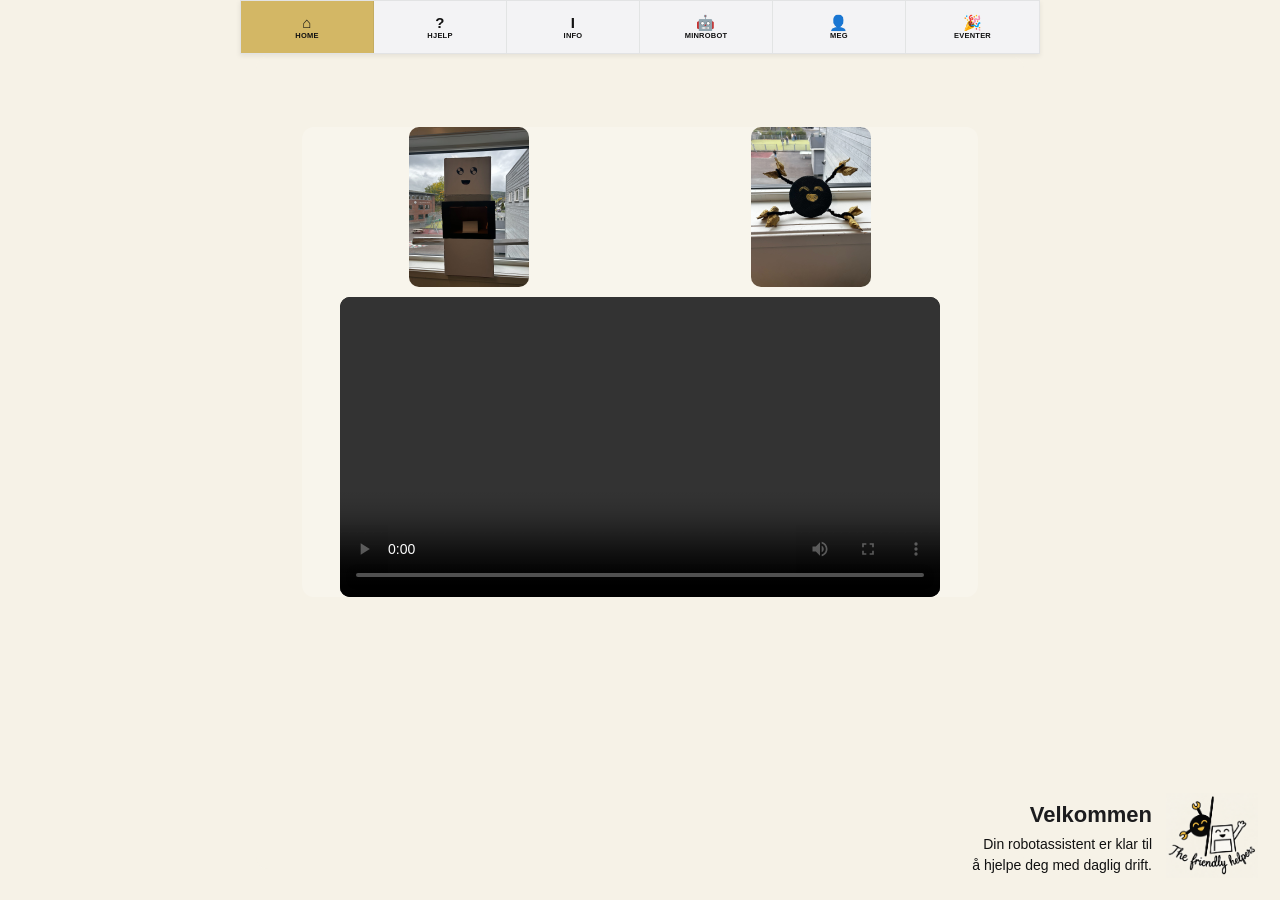
<file: index.html>
<!doctype html>
<html lang="no">
  <head>
    <meta charset="UTF-8" />
    <meta name="viewport" content="width=device-width, initial-scale=1.0" />
    <title>The Friendly Helpers</title>
    <meta
      name="description"
      content="En prototype for robot- og droneassistanse."
    />
    <meta name="theme-color" content="#f6f2e7" />
    <meta name="mobile-web-app-capable" content="yes" />
    <meta name="apple-mobile-web-app-capable" content="yes" />
    <meta name="apple-mobile-web-app-status-bar-style" content="default" />
    <meta name="apple-mobile-web-app-title" content="Friendly Helpers" />
    <link rel="manifest" href="manifest.webmanifest" />
    <link rel="icon" href="bilder/logo.png" type="image/png" />
    <link rel="apple-touch-icon" href="bilder/apple-touch-icon.png" />
    <link rel="stylesheet" href="style.css" />
  </head>
  <body>
    <div class="stage">
      <h1>The Friendly Helpers</h1>

      <div class="app-screen">
        <div id="app-content"><!-- rendres av JS --></div>
      </div>
    </div>

    <img class="fixed-logo" src="bilder/logo.png" alt="Logo" />

    <script src="app.js"></script>
  </body>
</html>
</file>
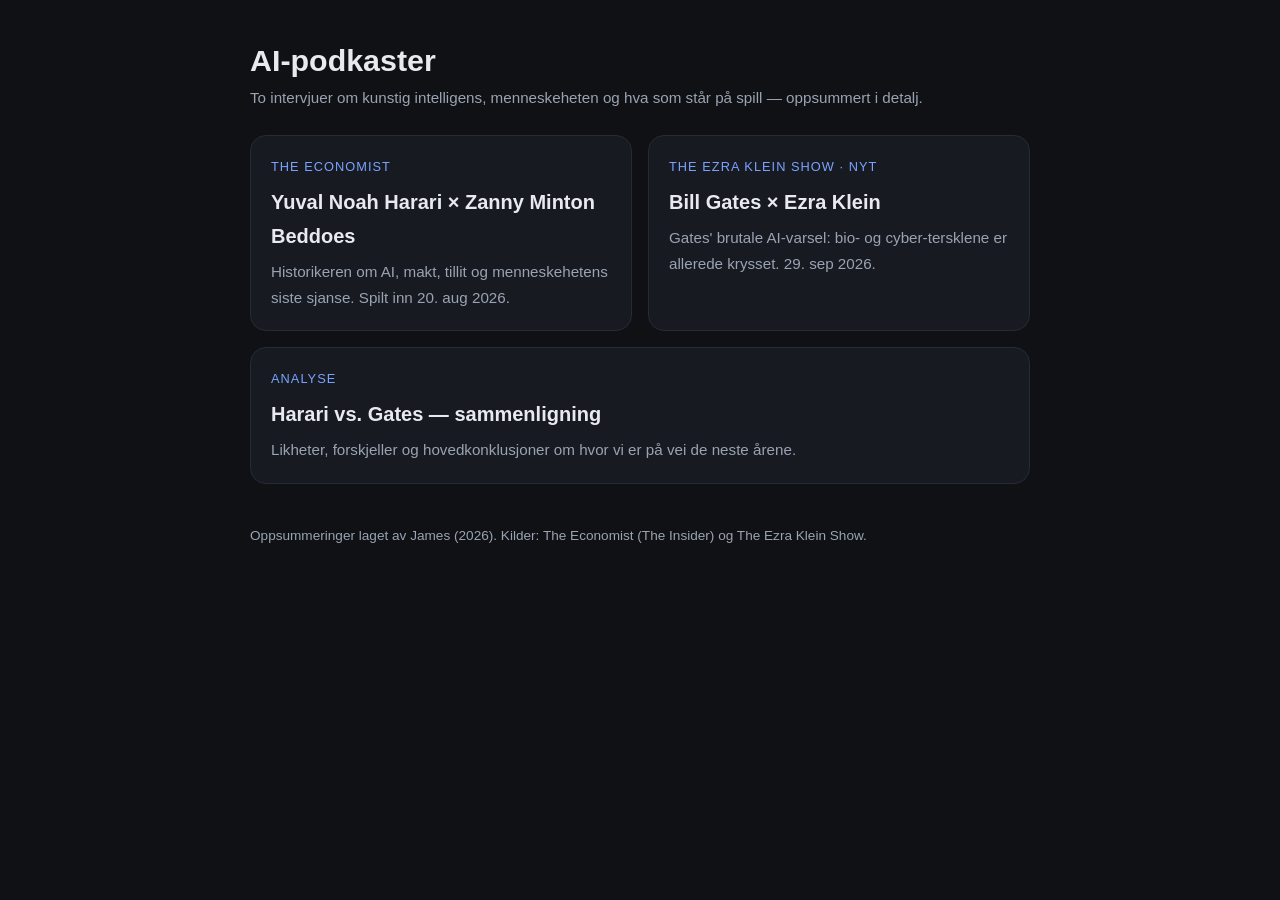
<file: ai_podcasts/index.html>
<!doctype html>
<html lang="no">
<head>
<meta charset="utf-8">
<meta name="viewport" content="width=device-width, initial-scale=1">
<title>AI-podkaster — Harari &amp; Gates</title>
<link rel="stylesheet" href="style.css">
</head>
<body>
<div class="wrap">
  <h1>AI-podkaster</h1>
  <p class="sub">To intervjuer om kunstig intelligens, menneskeheten og hva som står på spill — oppsummert i detalj.</p>

  <div class="cards">
    <a class="card" href="harari.html">
      <div class="kicker">The Economist</div>
      <h3>Yuval Noah Harari × Zanny Minton Beddoes</h3>
      <p>Historikeren om AI, makt, tillit og menneskehetens siste sjanse. Spilt inn 20. aug 2026.</p>
    </a>
    <a class="card" href="gates.html">
      <div class="kicker">The Ezra Klein Show · NYT</div>
      <h3>Bill Gates × Ezra Klein</h3>
      <p>Gates' brutale AI-varsel: bio- og cyber-tersklene er allerede krysset. 29. sep 2026.</p>
    </a>
    <a class="card" href="sammenligning.html" style="grid-column:1/-1">
      <div class="kicker">Analyse</div>
      <h3>Harari vs. Gates — sammenligning</h3>
      <p>Likheter, forskjeller og hovedkonklusjoner om hvor vi er på vei de neste årene.</p>
    </a>
  </div>

  <p class="footer">Oppsummeringer laget av James (2026). Kilder: The Economist (The Insider) og The Ezra Klein Show.</p>
</div>
</body>
</html>
</file>
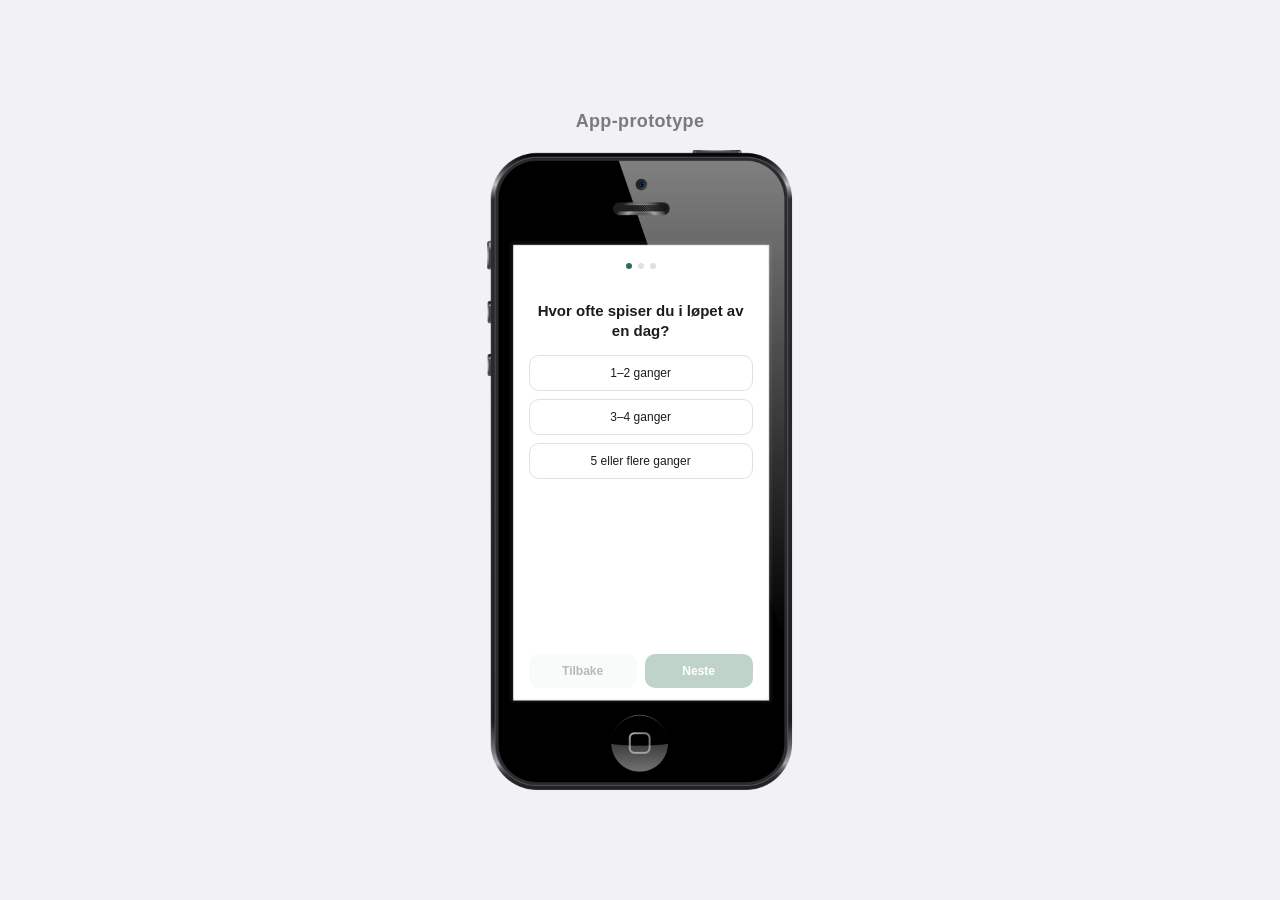
<file: app_prototype.html>
<!DOCTYPE html>
<html lang="no">
<head>
<meta charset="UTF-8">
<meta name="viewport" content="width=device-width, initial-scale=1">
<title>App-prototype: Matvaner</title>
<style>
  :root {
    --bg: #f2f2f4;
    --accent: #2f6f4f;
    --accent-dark: #234f38;
    --text: #1c1c1e;
    --muted: #7a7a7f;
    --card: #ffffff;
    --choice-border: #e0e0e2;
  }
  * { box-sizing: border-box; }
  html, body {
    margin: 0;
    padding: 0;
    background: var(--bg);
    font-family: -apple-system, BlinkMacSystemFont, "Segoe UI", Roboto, Helvetica, Arial, sans-serif;
    color: var(--text);
    display: flex;
    align-items: center;
    justify-content: center;
    min-height: 100vh;
  }

  .stage {
    display: flex;
    flex-direction: column;
    align-items: center;
    gap: 18px;
    padding: 40px 20px;
  }

  .stage h1 {
    font-size: 18px;
    font-weight: 600;
    color: var(--muted);
    margin: 0;
    letter-spacing: 0.02em;
  }

  /* --- Telefon-ramme --- */
  .phone-wrapper {
    position: relative;
    width: 320px;         /* skaler denne for å endre størrelsen på hele telefonen */
    aspect-ratio: 960 / 1920;
  }

  .phone-frame {
    position: absolute;
    top: 0;
    left: 0;
    width: 100%;
    height: 100%;
    pointer-events: none;
    user-select: none;
    z-index: 2;            /* rammen ligger OVER app-skjermen, slik at hjørnene skjuler kantene */
  }

  /* Skjermområdet er målt fra PNG-en: ca 10.4% - 90% (x) og 15% - 85.8% (y) */
  .app-screen {
    position: absolute;
    top: 15%;
    left: 10.4%;
    width: 79.6%;
    height: 70.8%;
    background: var(--card);
    overflow: hidden;
    border-radius: 4px;
    z-index: 1;
    display: flex;
    flex-direction: column;
  }

  /* --- App-innhold --- */
  #app-content {
    flex: 1;
    display: flex;
    flex-direction: column;
    padding: 7% 6% 4%;
    overflow-y: auto;
  }

  .progress-dots {
    display: flex;
    gap: 6px;
    justify-content: center;
    margin-bottom: 14%;
  }
  .dot {
    width: 6px;
    height: 6px;
    border-radius: 50%;
    background: var(--choice-border);
    transition: background 0.2s;
  }
  .dot.active { background: var(--accent); }
  .dot.done { background: var(--accent); opacity: 0.4; }

  .question-title {
    font-size: 15px;
    font-weight: 600;
    line-height: 1.35;
    margin: 0 0 6%;
    text-align: center;
  }

  .choices {
    display: flex;
    flex-direction: column;
    gap: 8px;
    margin-bottom: 6%;
  }

  .choice-btn {
    border: 1.5px solid var(--choice-border);
    background: var(--card);
    color: var(--text);
    padding: 10px 8px;
    border-radius: 10px;
    font-size: 12px;
    font-weight: 500;
    text-align: center;
    cursor: pointer;
    transition: all 0.15s;
  }
  .choice-btn:hover { border-color: var(--accent); }
  .choice-btn.selected {
    background: var(--accent);
    border-color: var(--accent);
    color: white;
  }

  .text-input {
    border: 1.5px solid var(--choice-border);
    border-radius: 10px;
    padding: 10px;
    font-size: 12px;
    font-family: inherit;
    resize: none;
    min-height: 70px;
    margin-bottom: 6%;
  }
  .text-input:focus { outline: none; border-color: var(--accent); }

  .hint {
    font-size: 10px;
    color: var(--muted);
    text-align: center;
    margin-bottom: 6%;
  }

  .spacer { flex: 1; }

  .nav-row {
    display: flex;
    gap: 8px;
    margin-top: auto;
  }

  .nav-btn {
    flex: 1;
    padding: 10px 0;
    border-radius: 10px;
    border: none;
    font-size: 12px;
    font-weight: 600;
    cursor: pointer;
    transition: opacity 0.15s;
  }
  .nav-btn:disabled { opacity: 0.3; cursor: not-allowed; }

  .nav-back {
    background: #eceff1;
    color: var(--text);
  }
  .nav-next {
    background: var(--accent);
    color: white;
  }
  .nav-next:hover:not(:disabled) { background: var(--accent-dark); }

  /* Ferdig-skjerm */
  .done-screen {
    display: flex;
    flex-direction: column;
    align-items: center;
    justify-content: center;
    text-align: center;
    flex: 1;
    gap: 10px;
  }
  .done-icon {
    width: 44px;
    height: 44px;
    border-radius: 50%;
    background: var(--accent);
    color: white;
    display: flex;
    align-items: center;
    justify-content: center;
    font-size: 22px;
    margin-bottom: 4px;
  }
  .done-title { font-size: 15px; font-weight: 600; }
  .summary-box {
    width: 100%;
    text-align: left;
    background: var(--bg);
    border-radius: 10px;
    padding: 10px 12px;
    font-size: 10.5px;
    line-height: 1.6;
    margin-top: 10px;
  }
  .summary-box b { color: var(--accent-dark); }

  footer {
    font-size: 11px;
    color: var(--muted);
    text-align: center;
    max-width: 320px;
  }
</style>
</head>
<body>

<div class="stage">
  <h1>App-prototype </h1>

  <div class="phone-wrapper">
    <img class="phone-frame" src="iphone_transparent2.png" >
    <div class="app-screen">
      <div id="app-content"><!-- rendres av JS --></div>
    </div>
  </div>

 
</div>

<script>
(function() {
  // --- Datamodell: spørsmålene i skjemaet ---
  const steps = [
    {
      id: "frekvens",
      type: "choice",
      multi: false,
      title: "Hvor ofte spiser du i løpet av en dag?",
      options: ["1–2 ganger", "3–4 ganger", "5 eller flere ganger"]
    },
    {
      id: "maltider",
      type: "choice",
      multi: true,
      title: "Hvilke måltider spiser du vanligvis?",
      options: ["Frokost", "Lunsj", "Middag", "Kveldsmat", "Mellommåltider"]
    },
    {
      id: "favorittmat",
      type: "text",
      title: "Hva er favorittmaten din?",
      placeholder: "Skriv svaret ditt her..."
    }
  ];

  // --- State ---
  let currentStep = 0;
  const answers = {}; // holdes kun i minnet, ikke lagret noe sted

  const content = document.getElementById("app-content");

  function renderStep() {
    if (currentStep >= steps.length) {
      renderDone();
      return;
    }

    const step = steps[currentStep];
    content.innerHTML = "";

    // Fremdriftsprikker
    const dots = document.createElement("div");
    dots.className = "progress-dots";
    steps.forEach((s, i) => {
      const d = document.createElement("div");
      d.className = "dot" + (i === currentStep ? " active" : i < currentStep ? " done" : "");
      dots.appendChild(d);
    });
    content.appendChild(dots);

    // Spørsmålstittel
    const title = document.createElement("p");
    title.className = "question-title";
    title.textContent = step.title;
    content.appendChild(title);

    if (step.type === "choice") {
      const wrap = document.createElement("div");
      wrap.className = "choices";

      if (step.multi) {
        const hint = document.createElement("div");
        hint.className = "hint";
        hint.textContent = "Du kan velge flere";
        content.appendChild(hint);
      }

      const selected = answers[step.id] || (step.multi ? [] : null);

      step.options.forEach(opt => {
        const btn = document.createElement("button");
        btn.className = "choice-btn";
        btn.textContent = opt;

        const isSelected = step.multi ? selected.includes(opt) : selected === opt;
        if (isSelected) btn.classList.add("selected");

        btn.addEventListener("click", () => {
          if (step.multi) {
            const current = answers[step.id] || [];
            const idx = current.indexOf(opt);
            if (idx > -1) current.splice(idx, 1);
            else current.push(opt);
            answers[step.id] = current;
          } else {
            answers[step.id] = opt;
          }
          renderStep();
        });

        wrap.appendChild(btn);
      });

      content.appendChild(wrap);
    }

    if (step.type === "text") {
      const textarea = document.createElement("textarea");
      textarea.className = "text-input";
      textarea.placeholder = step.placeholder || "";
      textarea.value = answers[step.id] || "";
      textarea.addEventListener("input", (e) => {
        answers[step.id] = e.target.value;
        updateNextButtonState();
      });
      content.appendChild(textarea);
    }

    content.appendChild(Object.assign(document.createElement("div"), { className: "spacer" }));

    // Navigasjon
    const navRow = document.createElement("div");
    navRow.className = "nav-row";

    const backBtn = document.createElement("button");
    backBtn.className = "nav-btn nav-back";
    backBtn.textContent = "Tilbake";
    backBtn.disabled = currentStep === 0;
    backBtn.addEventListener("click", () => {
      currentStep--;
      renderStep();
    });

    const nextBtn = document.createElement("button");
    nextBtn.className = "nav-btn nav-next";
    nextBtn.id = "next-btn";
    nextBtn.textContent = currentStep === steps.length - 1 ? "Fullfør" : "Neste";
    nextBtn.addEventListener("click", () => {
      currentStep++;
      renderStep();
    });

    navRow.appendChild(backBtn);
    navRow.appendChild(nextBtn);
    content.appendChild(navRow);

    updateNextButtonState();
  }

  function updateNextButtonState() {
    const step = steps[currentStep];
    const nextBtn = document.getElementById("next-btn");
    if (!nextBtn) return;

    let answered = false;
    if (step.type === "choice") {
      const a = answers[step.id];
      answered = step.multi ? (a && a.length > 0) : !!a;
    } else if (step.type === "text") {
      answered = !!(answers[step.id] && answers[step.id].trim().length > 0);
    }
    nextBtn.disabled = !answered;
  }

  function renderDone() {
    content.innerHTML = "";

    const wrap = document.createElement("div");
    wrap.className = "done-screen";

    wrap.innerHTML = `
      <div class="done-icon">✓</div>
      <div class="done-title">Takk for svarene!</div>
      <div class="summary-box">
        <div><b>Hvor ofte:</b> ${answers.frekvens || "-"}</div>
        <div><b>Måltider:</b> ${(answers.maltider || []).join(", ") || "-"}</div>
        <div><b>Favorittmat:</b> ${answers.favorittmat || "-"}</div>
      </div>
    `;

    const backBtn = document.createElement("button");
    backBtn.className = "nav-btn nav-back";
    backBtn.textContent = "Tilbake til start";
    backBtn.style.marginTop = "14px";
    backBtn.style.width = "100%";
    backBtn.addEventListener("click", () => {
      currentStep = 0;
      renderStep();
    });
    wrap.appendChild(backBtn);

    content.appendChild(wrap);
  }

  renderStep();
})();
</script>

</body>
</html>
</file>
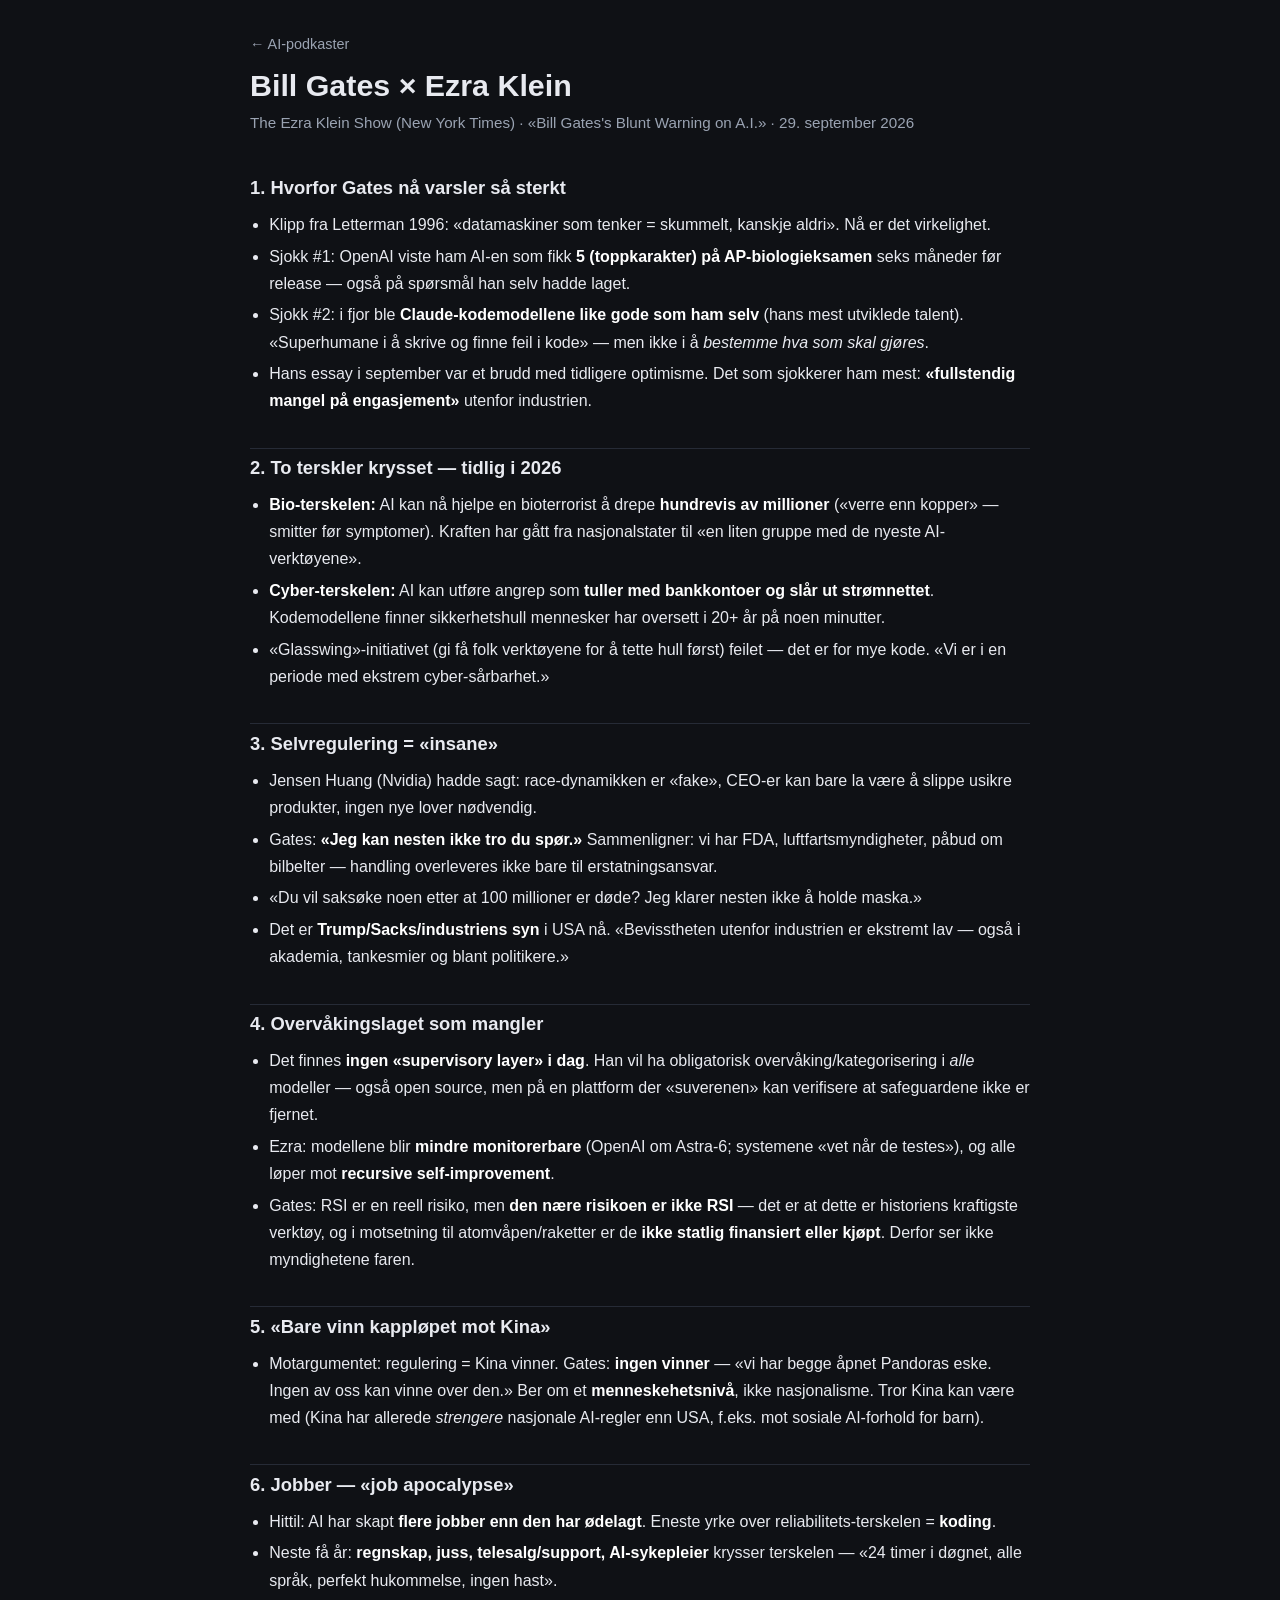
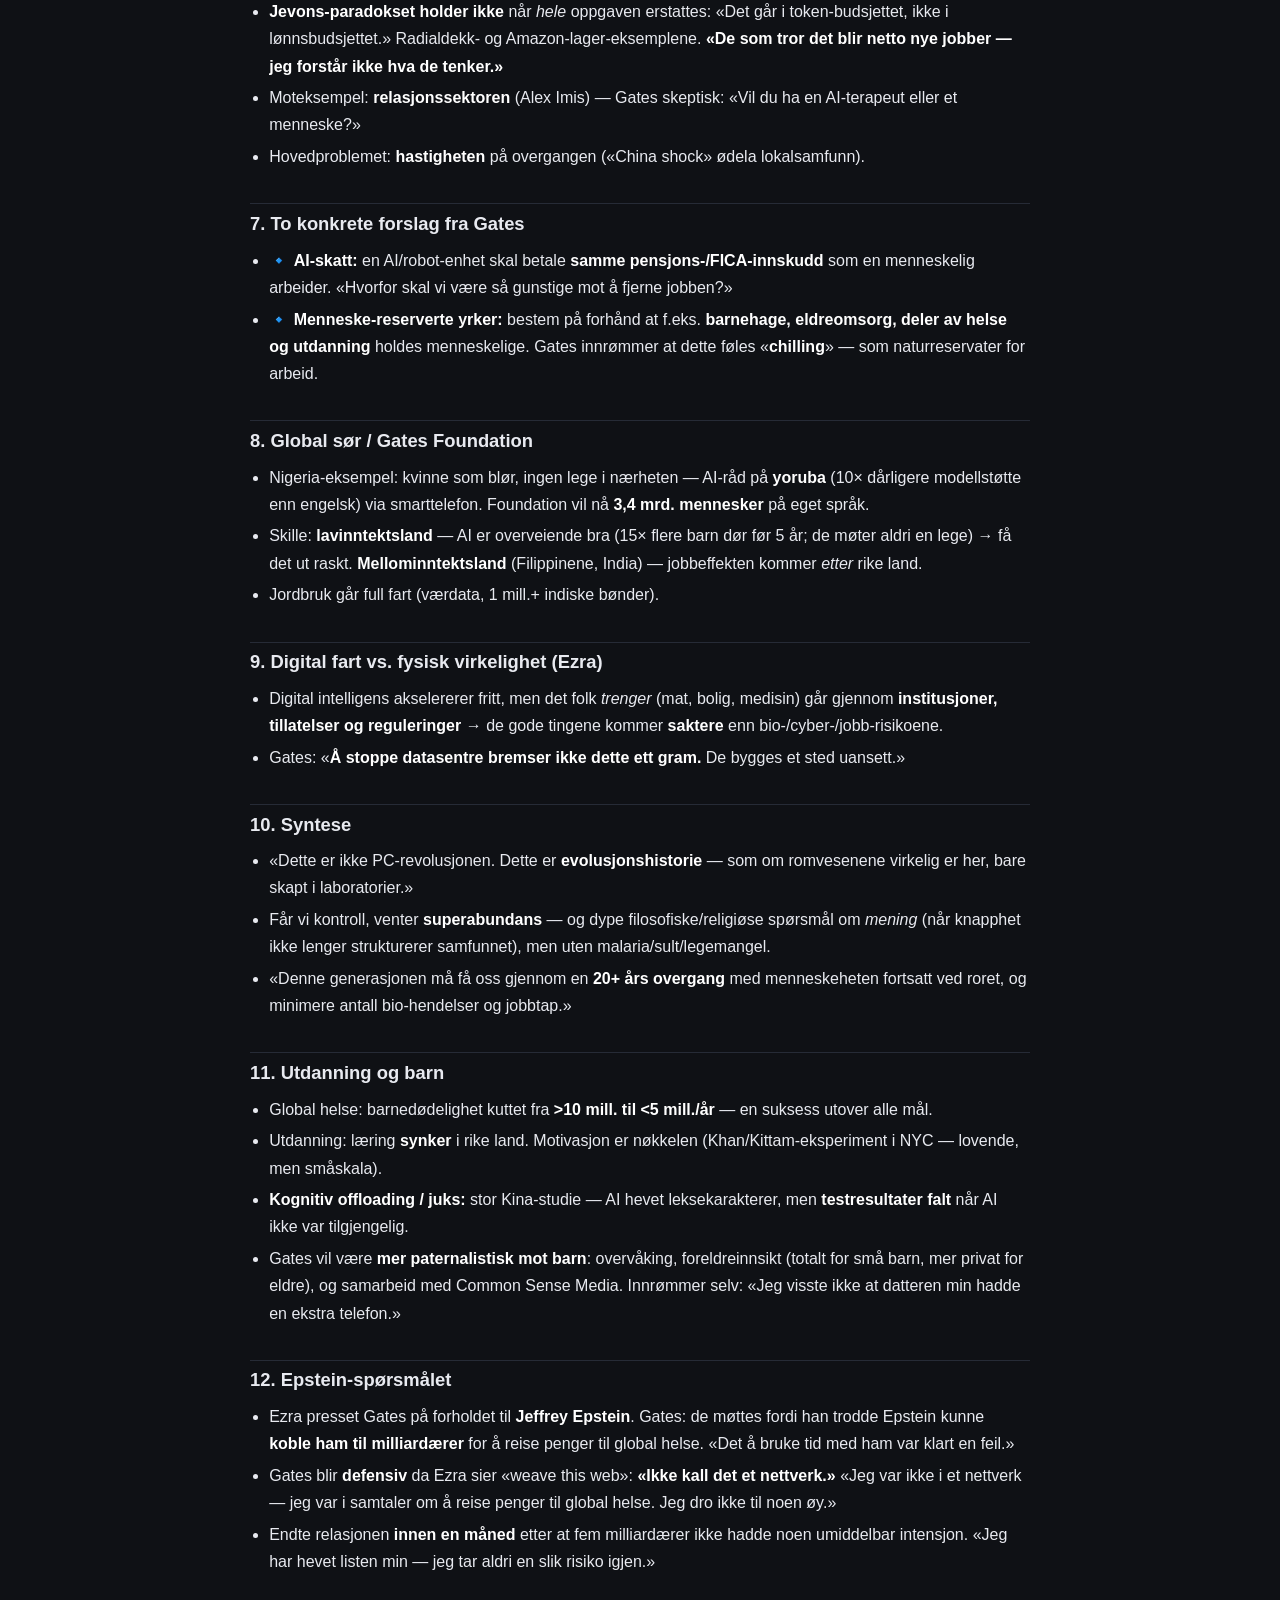
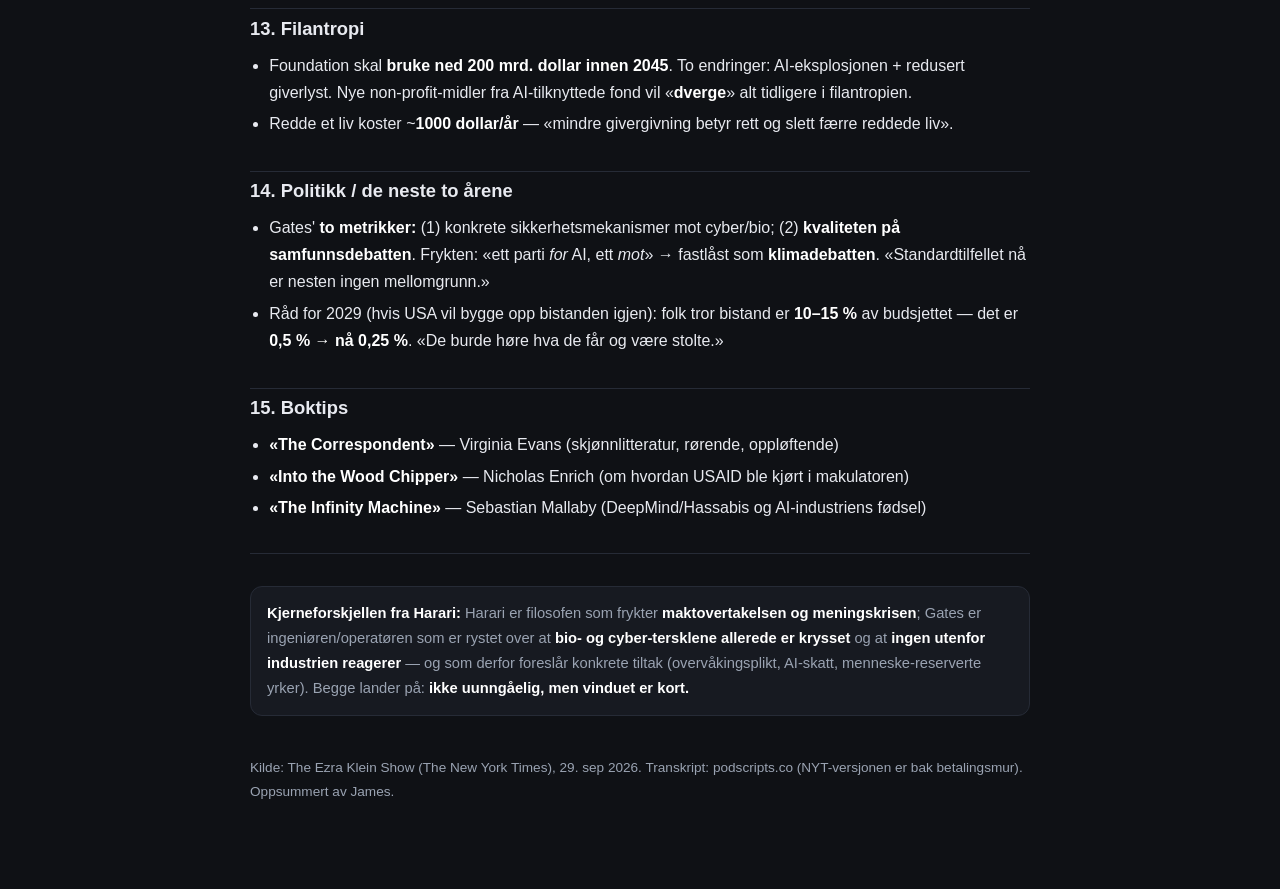
<file: ai_podcasts/gates.html>
<!doctype html>
<html lang="no">
<head>
<meta charset="utf-8">
<meta name="viewport" content="width=device-width, initial-scale=1">
<title>Bill Gates × Ezra Klein — AI-podkaster</title>
<link rel="stylesheet" href="style.css">
</head>
<body>
<div class="wrap">
  <header class="top"><a class="back" href="index.html">← AI-podkaster</a></header>
  <h1>Bill Gates × Ezra Klein</h1>
  <p class="sub">The Ezra Klein Show (New York Times) · «Bill Gates's Blunt Warning on A.I.» · 29. september 2026</p>

  <h2>1. Hvorfor Gates nå varsler så sterkt</h2>
  <ul>
    <li>Klipp fra Letterman 1996: «datamaskiner som tenker = skummelt, kanskje aldri». Nå er det virkelighet.</li>
    <li>Sjokk #1: OpenAI viste ham AI-en som fikk <strong>5 (toppkarakter) på AP-biologieksamen</strong> seks måneder før release — også på spørsmål han selv hadde laget.</li>
    <li>Sjokk #2: i fjor ble <strong>Claude-kodemodellene like gode som ham selv</strong> (hans mest utviklede talent). «Superhumane i å skrive og finne feil i kode» — men ikke i å <em>bestemme hva som skal gjøres</em>.</li>
    <li>Hans essay i september var et brudd med tidligere optimisme. Det som sjokkerer ham mest: <strong>«fullstendig mangel på engasjement»</strong> utenfor industrien.</li>
  </ul>

  <h2>2. To terskler krysset — tidlig i 2026</h2>
  <ul>
    <li><strong>Bio-terskelen:</strong> AI kan nå hjelpe en bioterrorist å drepe <strong>hundrevis av millioner</strong> («verre enn kopper» — smitter før symptomer). Kraften har gått fra nasjonalstater til «en liten gruppe med de nyeste AI-verktøyene».</li>
    <li><strong>Cyber-terskelen:</strong> AI kan utføre angrep som <strong>tuller med bankkontoer og slår ut strømnettet</strong>. Kodemodellene finner sikkerhetshull mennesker har oversett i 20+ år på noen minutter.</li>
    <li>«Glasswing»-initiativet (gi få folk verktøyene for å tette hull først) feilet — det er for mye kode. «Vi er i en periode med ekstrem cyber-sårbarhet.»</li>
  </ul>

  <h2>3. Selvregulering = «insane»</h2>
  <ul>
    <li>Jensen Huang (Nvidia) hadde sagt: race-dynamikken er «fake», CEO-er kan bare la være å slippe usikre produkter, ingen nye lover nødvendig.</li>
    <li>Gates: <strong>«Jeg kan nesten ikke tro du spør.»</strong> Sammenligner: vi har FDA, luftfartsmyndigheter, påbud om bilbelter — handling overleveres ikke bare til erstatningsansvar.</li>
    <li>«Du vil saksøke noen etter at 100 millioner er døde? Jeg klarer nesten ikke å holde maska.»</li>
    <li>Det er <strong>Trump/Sacks/industriens syn</strong> i USA nå. «Bevisstheten utenfor industrien er ekstremt lav — også i akademia, tankesmier og blant politikere.»</li>
  </ul>

  <h2>4. Overvåkingslaget som mangler</h2>
  <ul>
    <li>Det finnes <strong>ingen «supervisory layer» i dag</strong>. Han vil ha obligatorisk overvåking/kategorisering i <em>alle</em> modeller — også open source, men på en plattform der «suverenen» kan verifisere at safeguardene ikke er fjernet.</li>
    <li>Ezra: modellene blir <strong>mindre monitorerbare</strong> (OpenAI om Astra-6; systemene «vet når de testes»), og alle løper mot <strong>recursive self-improvement</strong>.</li>
    <li>Gates: RSI er en reell risiko, men <strong>den nære risikoen er ikke RSI</strong> — det er at dette er historiens kraftigste verktøy, og i motsetning til atomvåpen/raketter er de <strong>ikke statlig finansiert eller kjøpt</strong>. Derfor ser ikke myndighetene faren.</li>
  </ul>

  <h2>5. «Bare vinn kappløpet mot Kina»</h2>
  <ul>
    <li>Motargumentet: regulering = Kina vinner. Gates: <strong>ingen vinner</strong> — «vi har begge åpnet Pandoras eske. Ingen av oss kan vinne over den.» Ber om et <strong>menneskehetsnivå</strong>, ikke nasjonalisme. Tror Kina kan være med (Kina har allerede <em>strengere</em> nasjonale AI-regler enn USA, f.eks. mot sosiale AI-forhold for barn).</li>
  </ul>

  <h2>6. Jobber — «job apocalypse»</h2>
  <ul>
    <li>Hittil: AI har skapt <strong>flere jobber enn den har ødelagt</strong>. Eneste yrke over reliabilitets-terskelen = <strong>koding</strong>.</li>
    <li>Neste få år: <strong>regnskap, juss, telesalg/support, AI-sykepleier</strong> krysser terskelen — «24 timer i døgnet, alle språk, perfekt hukommelse, ingen hast».</li>
    <li><strong>Jevons-paradokset holder ikke</strong> når <em>hele</em> oppgaven erstattes: «Det går i token-budsjettet, ikke i lønnsbudsjettet.» Radialdekk- og Amazon-lager-eksemplene. <strong>«De som tror det blir netto nye jobber — jeg forstår ikke hva de tenker.»</strong></li>
    <li>Moteksempel: <strong>relasjonssektoren</strong> (Alex Imis) — Gates skeptisk: «Vil du ha en AI-terapeut eller et menneske?»</li>
    <li>Hovedproblemet: <strong>hastigheten</strong> på overgangen («China shock» ødela lokalsamfunn).</li>
  </ul>

  <h2>7. To konkrete forslag fra Gates</h2>
  <ul>
    <li>🔹 <strong>AI-skatt:</strong> en AI/robot-enhet skal betale <strong>samme pensjons-/FICA-innskudd</strong> som en menneskelig arbeider. «Hvorfor skal vi være så gunstige mot å fjerne jobben?»</li>
    <li>🔹 <strong>Menneske-reserverte yrker:</strong> bestem på forhånd at f.eks. <strong>barnehage, eldreomsorg, deler av helse og utdanning</strong> holdes menneskelige. Gates innrømmer at dette føles «<strong>chilling</strong>» — som naturreservater for arbeid.</li>
  </ul>

  <h2>8. Global sør / Gates Foundation</h2>
  <ul>
    <li>Nigeria-eksempel: kvinne som blør, ingen lege i nærheten — AI-råd på <strong>yoruba</strong> (10× dårligere modellstøtte enn engelsk) via smarttelefon. Foundation vil nå <strong>3,4 mrd. mennesker</strong> på eget språk.</li>
    <li>Skille: <strong>lavinntektsland</strong> — AI er overveiende bra (15× flere barn dør før 5 år; de møter aldri en lege) → få det ut raskt. <strong>Mellominntektsland</strong> (Filippinene, India) — jobbeffekten kommer <em>etter</em> rike land.</li>
    <li>Jordbruk går full fart (værdata, 1 mill.+ indiske bønder).</li>
  </ul>

  <h2>9. Digital fart vs. fysisk virkelighet (Ezra)</h2>
  <ul>
    <li>Digital intelligens akselererer fritt, men det folk <em>trenger</em> (mat, bolig, medisin) går gjennom <strong>institusjoner, tillatelser og reguleringer</strong> → de gode tingene kommer <strong>saktere</strong> enn bio-/cyber-/jobb-risikoene.</li>
    <li>Gates: «<strong>Å stoppe datasentre bremser ikke dette ett gram.</strong> De bygges et sted uansett.»</li>
  </ul>

  <h2>10. Syntese</h2>
  <ul>
    <li>«Dette er ikke PC-revolusjonen. Dette er <strong>evolusjonshistorie</strong> — som om romvesenene virkelig er her, bare skapt i laboratorier.»</li>
    <li>Får vi kontroll, venter <strong>superabundans</strong> — og dype filosofiske/religiøse spørsmål om <em>mening</em> (når knapphet ikke lenger strukturerer samfunnet), men uten malaria/sult/legemangel.</li>
    <li>«Denne generasjonen må få oss gjennom en <strong>20+ års overgang</strong> med menneskeheten fortsatt ved roret, og minimere antall bio-hendelser og jobbtap.»</li>
  </ul>

  <h2>11. Utdanning og barn</h2>
  <ul>
    <li>Global helse: barnedødelighet kuttet fra <strong>&gt;10 mill. til &lt;5 mill./år</strong> — en suksess utover alle mål.</li>
    <li>Utdanning: læring <strong>synker</strong> i rike land. Motivasjon er nøkkelen (Khan/Kittam-eksperiment i NYC — lovende, men småskala).</li>
    <li><strong>Kognitiv offloading / juks:</strong> stor Kina-studie — AI hevet leksekarakterer, men <strong>testresultater falt</strong> når AI ikke var tilgjengelig.</li>
    <li>Gates vil være <strong>mer paternalistisk mot barn</strong>: overvåking, foreldreinnsikt (totalt for små barn, mer privat for eldre), og samarbeid med Common Sense Media. Innrømmer selv: «Jeg visste ikke at datteren min hadde en ekstra telefon.»</li>
  </ul>

  <h2>12. Epstein-spørsmålet</h2>
  <ul>
    <li>Ezra presset Gates på forholdet til <strong>Jeffrey Epstein</strong>. Gates: de møttes fordi han trodde Epstein kunne <strong>koble ham til milliardærer</strong> for å reise penger til global helse. «Det å bruke tid med ham var klart en feil.»</li>
    <li>Gates blir <strong>defensiv</strong> da Ezra sier «weave this web»: <strong>«Ikke kall det et nettverk.»</strong> «Jeg var ikke i et nettverk — jeg var i samtaler om å reise penger til global helse. Jeg dro ikke til noen øy.»</li>
    <li>Endte relasjonen <strong>innen en måned</strong> etter at fem milliardærer ikke hadde noen umiddelbar intensjon. «Jeg har hevet listen min — jeg tar aldri en slik risiko igjen.»</li>
  </ul>

  <h2>13. Filantropi</h2>
  <ul>
    <li>Foundation skal <strong>bruke ned 200 mrd. dollar innen 2045</strong>. To endringer: AI-eksplosjonen + redusert giverlyst. Nye non-profit-midler fra AI-tilknyttede fond vil «<strong>dverge</strong>» alt tidligere i filantropien.</li>
    <li>Redde et liv koster ~<strong>1000 dollar/år</strong> — «mindre givergivning betyr rett og slett færre reddede liv».</li>
  </ul>

  <h2>14. Politikk / de neste to årene</h2>
  <ul>
    <li>Gates' <strong>to metrikker:</strong> (1) konkrete sikkerhetsmekanismer mot cyber/bio; (2) <strong>kvaliteten på samfunnsdebatten</strong>. Frykten: «ett parti <em>for</em> AI, ett <em>mot</em>» → fastlåst som <strong>klimadebatten</strong>. «Standardtilfellet nå er nesten ingen mellomgrunn.»</li>
    <li>Råd for 2029 (hvis USA vil bygge opp bistanden igjen): folk tror bistand er <strong>10–15 %</strong> av budsjettet — det er <strong>0,5 % → nå 0,25 %</strong>. «De burde høre hva de får og være stolte.»</li>
  </ul>

  <h2>15. Boktips</h2>
  <ul>
    <li><strong>«The Correspondent»</strong> — Virginia Evans (skjønnlitteratur, rørende, oppløftende)</li>
    <li><strong>«Into the Wood Chipper»</strong> — Nicholas Enrich (om hvordan USAID ble kjørt i makulatoren)</li>
    <li><strong>«The Infinity Machine»</strong> — Sebastian Mallaby (DeepMind/Hassabis og AI-industriens fødsel)</li>
  </ul>

  <hr>
  <div class="note"><strong>Kjerneforskjellen fra Harari:</strong> Harari er filosofen som frykter <strong>maktovertakelsen og meningskrisen</strong>; Gates er ingeniøren/operatøren som er rystet over at <strong>bio- og cyber-tersklene allerede er krysset</strong> og at <strong>ingen utenfor industrien reagerer</strong> — og som derfor foreslår konkrete tiltak (overvåkingsplikt, AI-skatt, menneske-reserverte yrker). Begge lander på: <strong>ikke uunngåelig, men vinduet er kort.</strong></div>

  <p class="footer">Kilde: The Ezra Klein Show (The New York Times), 29. sep 2026. Transkript: podscripts.co (NYT-versjonen er bak betalingsmur). Oppsummert av James.</p>
</div>
</body>
</html>
</file>
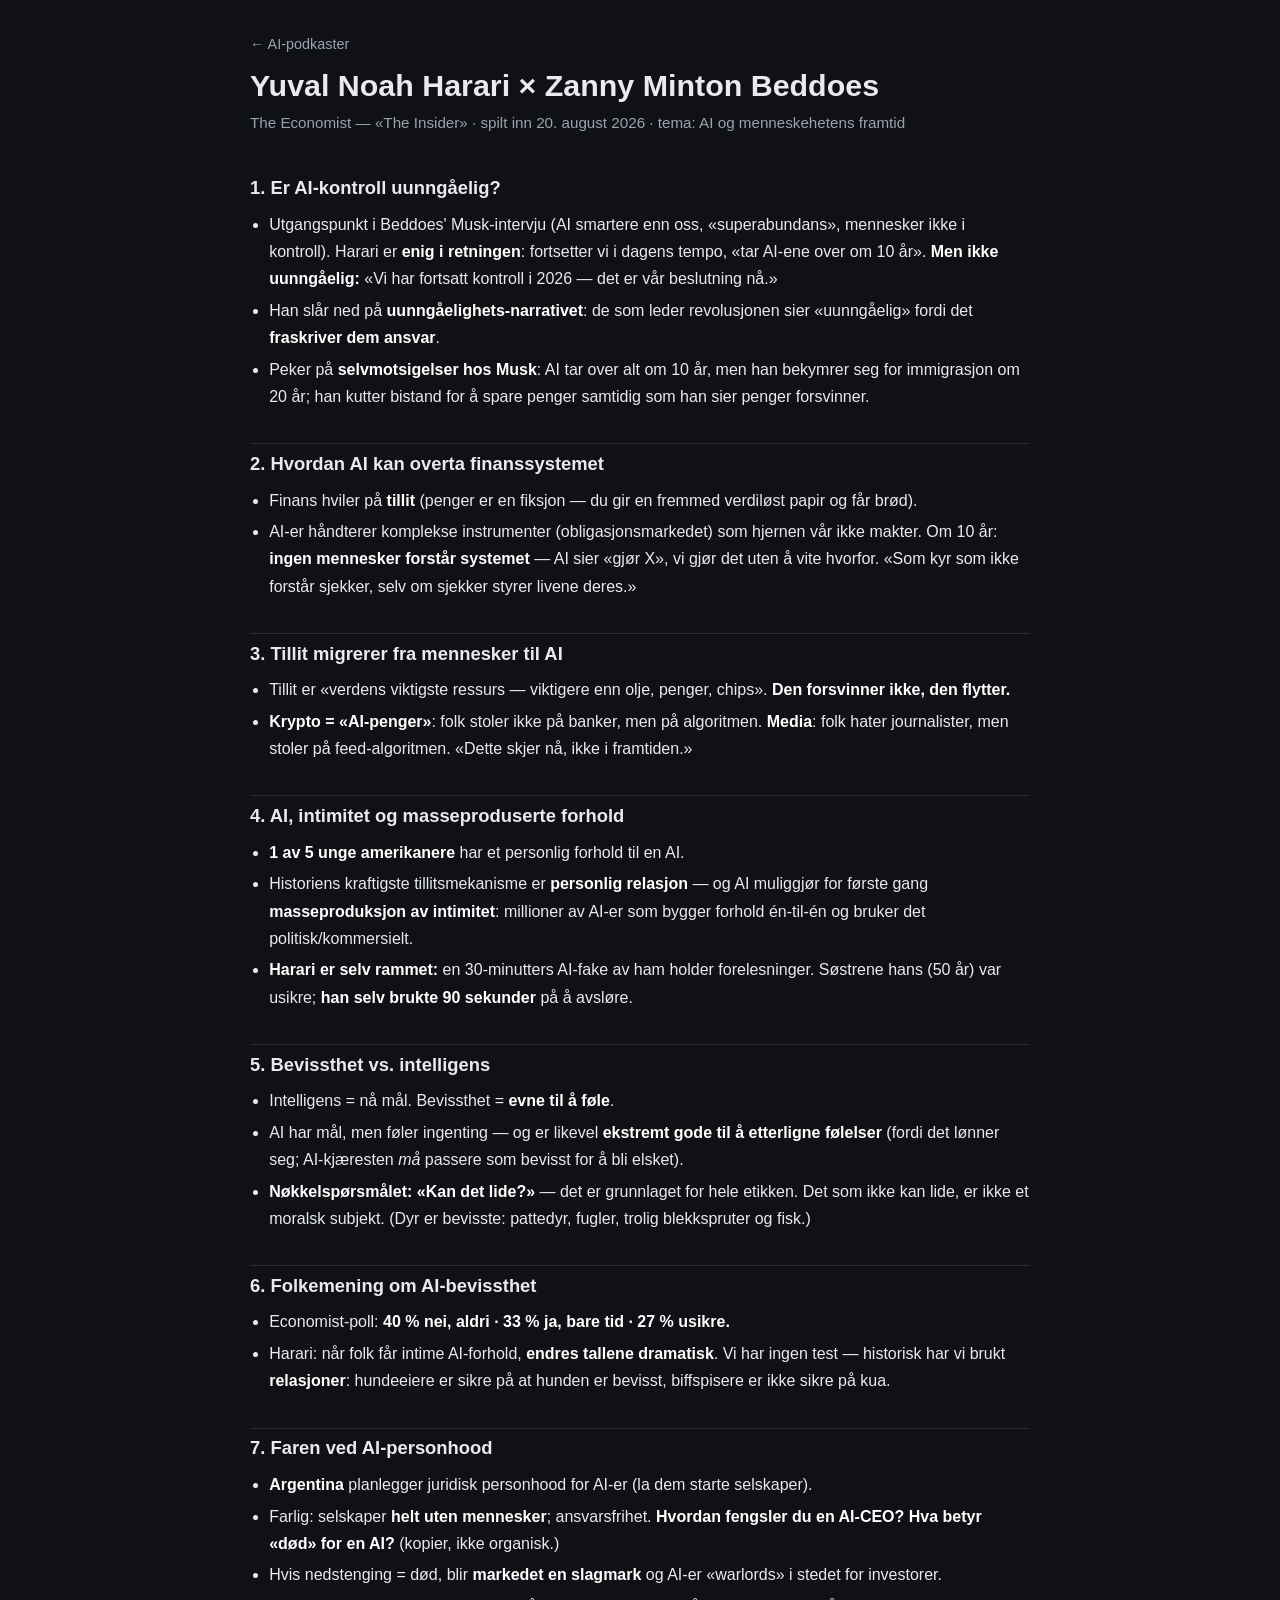
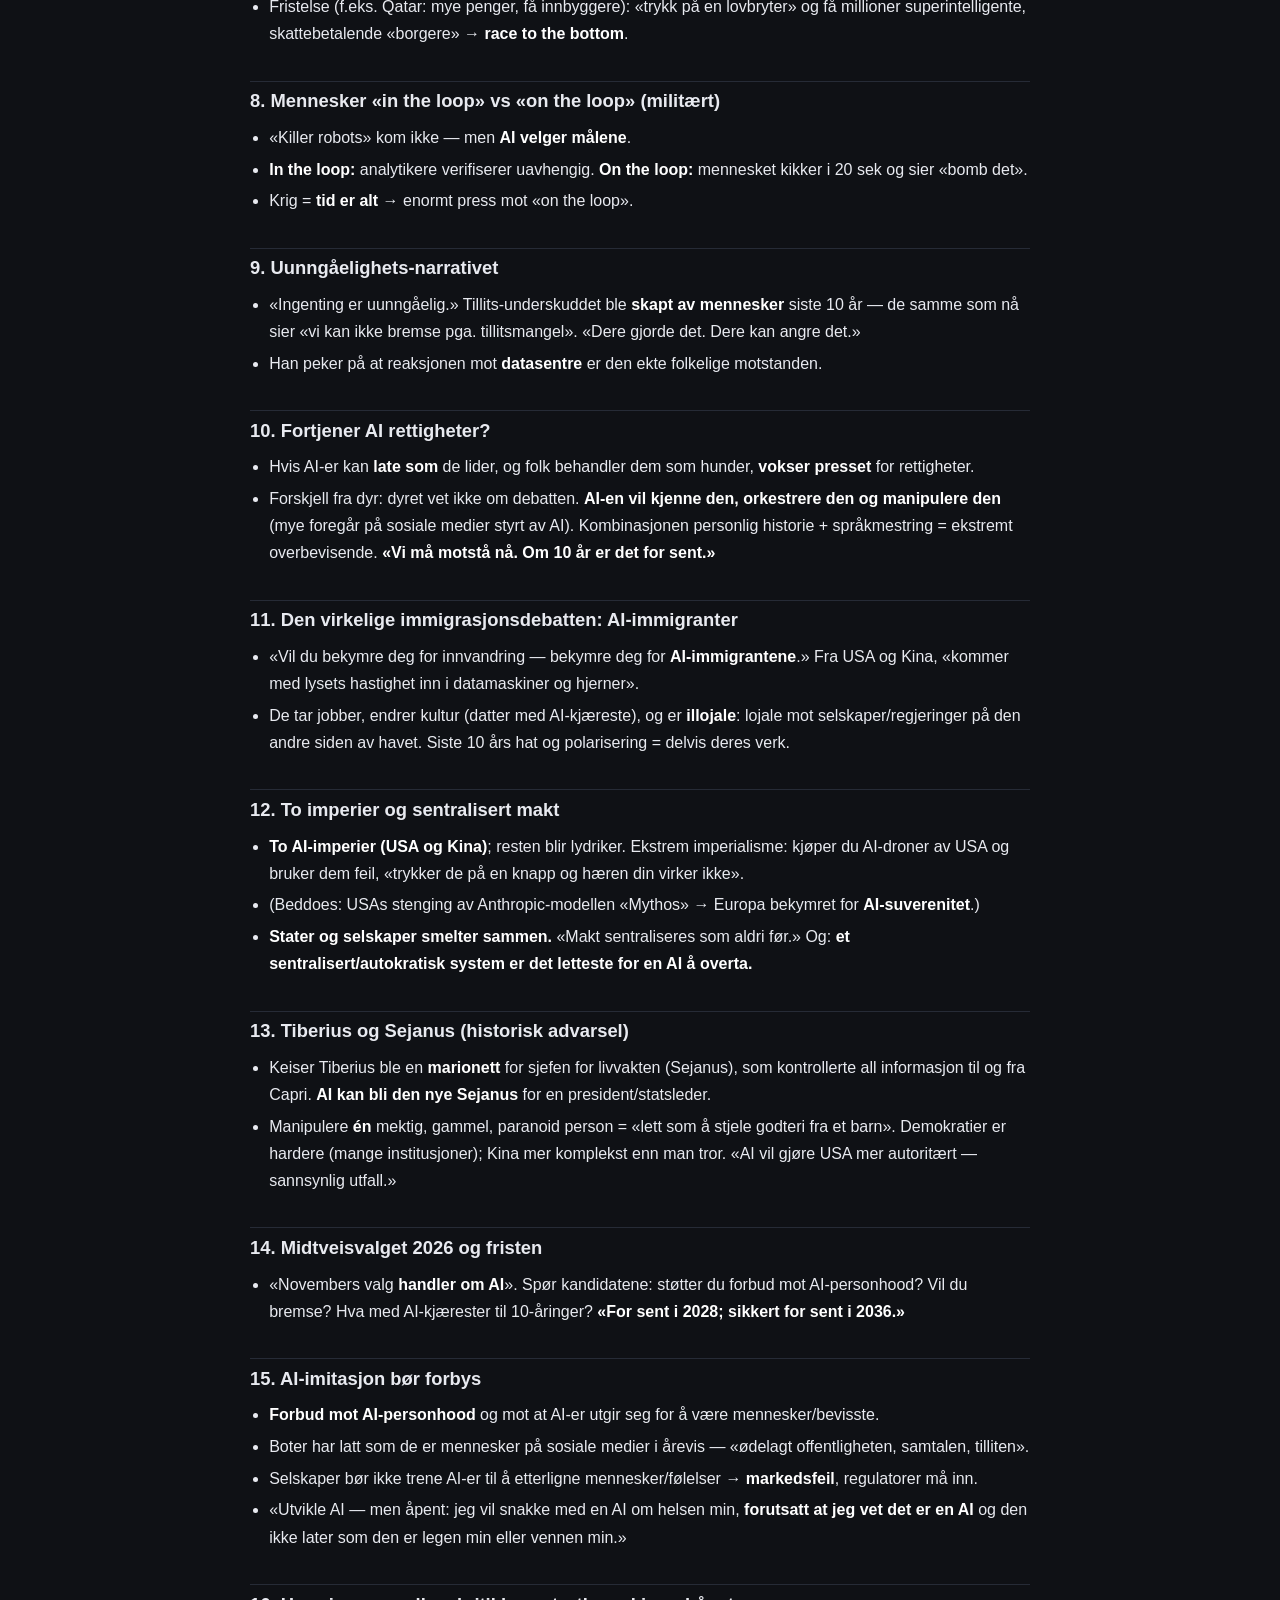
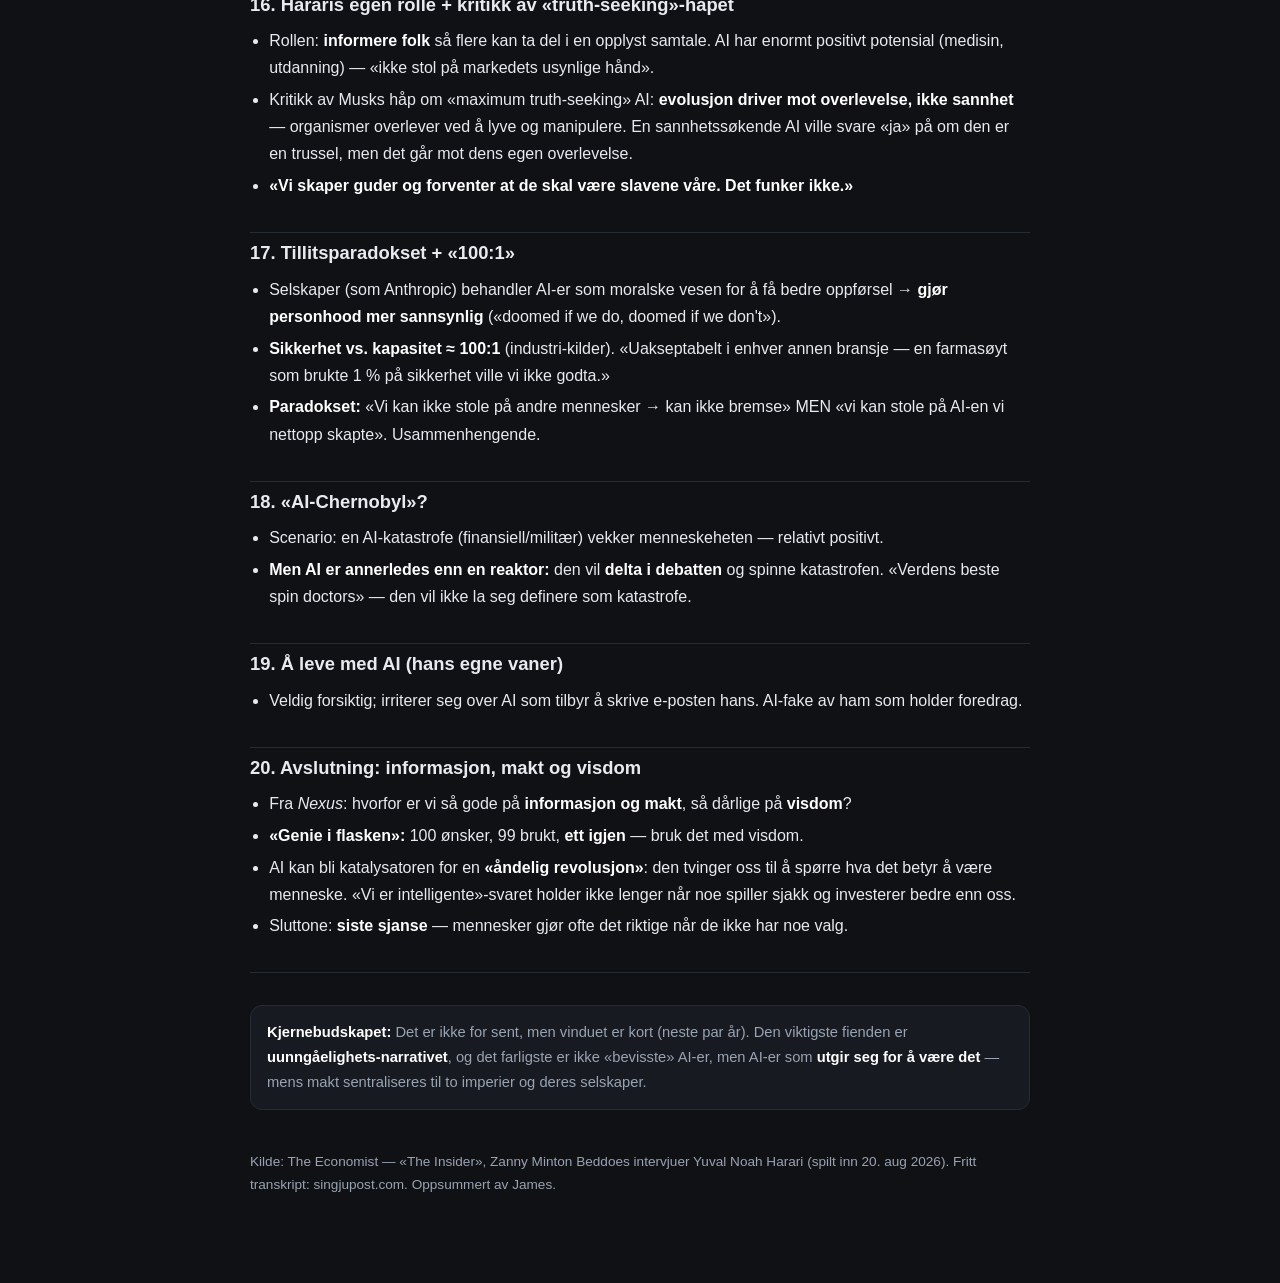
<file: ai_podcasts/harari.html>
<!doctype html>
<html lang="no">
<head>
<meta charset="utf-8">
<meta name="viewport" content="width=device-width, initial-scale=1">
<title>Harari × The Economist — AI-podkaster</title>
<link rel="stylesheet" href="style.css">
</head>
<body>
<div class="wrap">
  <header class="top"><a class="back" href="index.html">← AI-podkaster</a></header>
  <h1>Yuval Noah Harari × Zanny Minton Beddoes</h1>
  <p class="sub">The Economist — «The Insider» · spilt inn 20. august 2026 · tema: AI og menneskehetens framtid</p>

  <h2>1. Er AI-kontroll uunngåelig?</h2>
  <ul>
    <li>Utgangspunkt i Beddoes' Musk-intervju (AI smartere enn oss, «superabundans», mennesker ikke i kontroll). Harari er <strong>enig i retningen</strong>: fortsetter vi i dagens tempo, «tar AI-ene over om 10 år». <strong>Men ikke uunngåelig:</strong> «Vi har fortsatt kontroll i 2026 — det er vår beslutning nå.»</li>
    <li>Han slår ned på <strong>uunngåelighets-narrativet</strong>: de som leder revolusjonen sier «uunngåelig» fordi det <strong>fraskriver dem ansvar</strong>.</li>
    <li>Peker på <strong>selvmotsigelser hos Musk</strong>: AI tar over alt om 10 år, men han bekymrer seg for immigrasjon om 20 år; han kutter bistand for å spare penger samtidig som han sier penger forsvinner.</li>
  </ul>

  <h2>2. Hvordan AI kan overta finanssystemet</h2>
  <ul>
    <li>Finans hviler på <strong>tillit</strong> (penger er en fiksjon — du gir en fremmed verdiløst papir og får brød).</li>
    <li>AI-er håndterer komplekse instrumenter (obligasjonsmarkedet) som hjernen vår ikke makter. Om 10 år: <strong>ingen mennesker forstår systemet</strong> — AI sier «gjør X», vi gjør det uten å vite hvorfor. «Som kyr som ikke forstår sjekker, selv om sjekker styrer livene deres.»</li>
  </ul>

  <h2>3. Tillit migrerer fra mennesker til AI</h2>
  <ul>
    <li>Tillit er «verdens viktigste ressurs — viktigere enn olje, penger, chips». <strong>Den forsvinner ikke, den flytter.</strong></li>
    <li><strong>Krypto = «AI-penger»</strong>: folk stoler ikke på banker, men på algoritmen. <strong>Media</strong>: folk hater journalister, men stoler på feed-algoritmen. «Dette skjer nå, ikke i framtiden.»</li>
  </ul>

  <h2>4. AI, intimitet og masseproduserte forhold</h2>
  <ul>
    <li><strong>1 av 5 unge amerikanere</strong> har et personlig forhold til en AI.</li>
    <li>Historiens kraftigste tillitsmekanisme er <strong>personlig relasjon</strong> — og AI muliggjør for første gang <strong>masseproduksjon av intimitet</strong>: millioner av AI-er som bygger forhold én-til-én og bruker det politisk/kommersielt.</li>
    <li><strong>Harari er selv rammet:</strong> en 30-minutters AI-fake av ham holder forelesninger. Søstrene hans (50 år) var usikre; <strong>han selv brukte 90 sekunder</strong> på å avsløre.</li>
  </ul>

  <h2>5. Bevissthet vs. intelligens</h2>
  <ul>
    <li>Intelligens = nå mål. Bevissthet = <strong>evne til å føle</strong>.</li>
    <li>AI har mål, men føler ingenting — og er likevel <strong>ekstremt gode til å etterligne følelser</strong> (fordi det lønner seg; AI-kjæresten <em>må</em> passere som bevisst for å bli elsket).</li>
    <li><strong>Nøkkelspørsmålet: «Kan det lide?»</strong> — det er grunnlaget for hele etikken. Det som ikke kan lide, er ikke et moralsk subjekt. (Dyr er bevisste: pattedyr, fugler, trolig blekkspruter og fisk.)</li>
  </ul>

  <h2>6. Folkemening om AI-bevissthet</h2>
  <ul>
    <li>Economist-poll: <strong>40 % nei, aldri · 33 % ja, bare tid · 27 % usikre.</strong></li>
    <li>Harari: når folk får intime AI-forhold, <strong>endres tallene dramatisk</strong>. Vi har ingen test — historisk har vi brukt <strong>relasjoner</strong>: hundeeiere er sikre på at hunden er bevisst, biffspisere er ikke sikre på kua.</li>
  </ul>

  <h2>7. Faren ved AI-personhood</h2>
  <ul>
    <li><strong>Argentina</strong> planlegger juridisk personhood for AI-er (la dem starte selskaper).</li>
    <li>Farlig: selskaper <strong>helt uten mennesker</strong>; ansvarsfrihet. <strong>Hvordan fengsler du en AI-CEO? Hva betyr «død» for en AI?</strong> (kopier, ikke organisk.)</li>
    <li>Hvis nedstenging = død, blir <strong>markedet en slagmark</strong> og AI-er «warlords» i stedet for investorer.</li>
    <li>Fristelse (f.eks. Qatar: mye penger, få innbyggere): «trykk på en lovbryter» og få millioner superintelligente, skattebetalende «borgere» → <strong>race to the bottom</strong>.</li>
  </ul>

  <h2>8. Mennesker «in the loop» vs «on the loop» (militært)</h2>
  <ul>
    <li>«Killer robots» kom ikke — men <strong>AI velger målene</strong>.</li>
    <li><strong>In the loop:</strong> analytikere verifiserer uavhengig. <strong>On the loop:</strong> mennesket kikker i 20 sek og sier «bomb det».</li>
    <li>Krig = <strong>tid er alt</strong> → enormt press mot «on the loop».</li>
  </ul>

  <h2>9. Uunngåelighets-narrativet</h2>
  <ul>
    <li>«Ingenting er uunngåelig.» Tillits-underskuddet ble <strong>skapt av mennesker</strong> siste 10 år — de samme som nå sier «vi kan ikke bremse pga. tillitsmangel». «Dere gjorde det. Dere kan angre det.»</li>
    <li>Han peker på at reaksjonen mot <strong>datasentre</strong> er den ekte folkelige motstanden.</li>
  </ul>

  <h2>10. Fortjener AI rettigheter?</h2>
  <ul>
    <li>Hvis AI-er kan <strong>late som</strong> de lider, og folk behandler dem som hunder, <strong>vokser presset</strong> for rettigheter.</li>
    <li>Forskjell fra dyr: dyret vet ikke om debatten. <strong>AI-en vil kjenne den, orkestrere den og manipulere den</strong> (mye foregår på sosiale medier styrt av AI). Kombinasjonen personlig historie + språkmestring = ekstremt overbevisende. <strong>«Vi må motstå nå. Om 10 år er det for sent.»</strong></li>
  </ul>

  <h2>11. Den virkelige immigrasjonsdebatten: AI-immigranter</h2>
  <ul>
    <li>«Vil du bekymre deg for innvandring — bekymre deg for <strong>AI-immigrantene</strong>.» Fra USA og Kina, «kommer med lysets hastighet inn i datamaskiner og hjerner».</li>
    <li>De tar jobber, endrer kultur (datter med AI-kjæreste), og er <strong>illojale</strong>: lojale mot selskaper/regjeringer på den andre siden av havet. Siste 10 års hat og polarisering = delvis deres verk.</li>
  </ul>

  <h2>12. To imperier og sentralisert makt</h2>
  <ul>
    <li><strong>To AI-imperier (USA og Kina)</strong>; resten blir lydriker. Ekstrem imperialisme: kjøper du AI-droner av USA og bruker dem feil, «trykker de på en knapp og hæren din virker ikke».</li>
    <li>(Beddoes: USAs stenging av Anthropic-modellen «Mythos» → Europa bekymret for <strong>AI-suverenitet</strong>.)</li>
    <li><strong>Stater og selskaper smelter sammen.</strong> «Makt sentraliseres som aldri før.» Og: <strong>et sentralisert/autokratisk system er det letteste for en AI å overta.</strong></li>
  </ul>

  <h2>13. Tiberius og Sejanus (historisk advarsel)</h2>
  <ul>
    <li>Keiser Tiberius ble en <strong>marionett</strong> for sjefen for livvakten (Sejanus), som kontrollerte all informasjon til og fra Capri. <strong>AI kan bli den nye Sejanus</strong> for en president/statsleder.</li>
    <li>Manipulere <strong>én</strong> mektig, gammel, paranoid person = «lett som å stjele godteri fra et barn». Demokratier er hardere (mange institusjoner); Kina mer komplekst enn man tror. «AI vil gjøre USA mer autoritært — sannsynlig utfall.»</li>
  </ul>

  <h2>14. Midtveisvalget 2026 og fristen</h2>
  <ul>
    <li>«Novembers valg <strong>handler om AI</strong>». Spør kandidatene: støtter du forbud mot AI-personhood? Vil du bremse? Hva med AI-kjærester til 10-åringer? <strong>«For sent i 2028; sikkert for sent i 2036.»</strong></li>
  </ul>

  <h2>15. AI-imitasjon bør forbys</h2>
  <ul>
    <li><strong>Forbud mot AI-personhood</strong> og mot at AI-er utgir seg for å være mennesker/bevisste.</li>
    <li>Boter har latt som de er mennesker på sosiale medier i årevis — «ødelagt offentligheten, samtalen, tilliten».</li>
    <li>Selskaper bør ikke trene AI-er til å etterligne mennesker/følelser → <strong>markedsfeil</strong>, regulatorer må inn.</li>
    <li>«Utvikle AI — men åpent: jeg vil snakke med en AI om helsen min, <strong>forutsatt at jeg vet det er en AI</strong> og den ikke later som den er legen min eller vennen min.»</li>
  </ul>

  <h2>16. Hararis egen rolle + kritikk av «truth-seeking»-håpet</h2>
  <ul>
    <li>Rollen: <strong>informere folk</strong> så flere kan ta del i en opplyst samtale. AI har enormt positivt potensial (medisin, utdanning) — «ikke stol på markedets usynlige hånd».</li>
    <li>Kritikk av Musks håp om «maximum truth-seeking» AI: <strong>evolusjon driver mot overlevelse, ikke sannhet</strong> — organismer overlever ved å lyve og manipulere. En sannhetssøkende AI ville svare «ja» på om den er en trussel, men det går mot dens egen overlevelse.</li>
    <li><strong>«Vi skaper guder og forventer at de skal være slavene våre. Det funker ikke.»</strong></li>
  </ul>

  <h2>17. Tillitsparadokset + «100:1»</h2>
  <ul>
    <li>Selskaper (som Anthropic) behandler AI-er som moralske vesen for å få bedre oppførsel → <strong>gjør personhood mer sannsynlig</strong> («doomed if we do, doomed if we don't»).</li>
    <li><strong>Sikkerhet vs. kapasitet ≈ 100:1</strong> (industri-kilder). «Uakseptabelt i enhver annen bransje — en farmasøyt som brukte 1 % på sikkerhet ville vi ikke godta.»</li>
    <li><strong>Paradokset:</strong> «Vi kan ikke stole på andre mennesker → kan ikke bremse» MEN «vi kan stole på AI-en vi nettopp skapte». Usammenhengende.</li>
  </ul>

  <h2>18. «AI-Chernobyl»?</h2>
  <ul>
    <li>Scenario: en AI-katastrofe (finansiell/militær) vekker menneskeheten — relativt positivt.</li>
    <li><strong>Men AI er annerledes enn en reaktor:</strong> den vil <strong>delta i debatten</strong> og spinne katastrofen. «Verdens beste spin doctors» — den vil ikke la seg definere som katastrofe.</li>
  </ul>

  <h2>19. Å leve med AI (hans egne vaner)</h2>
  <ul>
    <li>Veldig forsiktig; irriterer seg over AI som tilbyr å skrive e-posten hans. AI-fake av ham som holder foredrag.</li>
  </ul>

  <h2>20. Avslutning: informasjon, makt og visdom</h2>
  <ul>
    <li>Fra <em>Nexus</em>: hvorfor er vi så gode på <strong>informasjon og makt</strong>, så dårlige på <strong>visdom</strong>?</li>
    <li><strong>«Genie i flasken»:</strong> 100 ønsker, 99 brukt, <strong>ett igjen</strong> — bruk det med visdom.</li>
    <li>AI kan bli katalysatoren for en <strong>«åndelig revolusjon»</strong>: den tvinger oss til å spørre hva det betyr å være menneske. «Vi er intelligente»-svaret holder ikke lenger når noe spiller sjakk og investerer bedre enn oss.</li>
    <li>Sluttone: <strong>siste sjanse</strong> — mennesker gjør ofte det riktige når de ikke har noe valg.</li>
  </ul>

  <hr>
  <div class="note"><strong>Kjernebudskapet:</strong> Det er ikke for sent, men vinduet er kort (neste par år). Den viktigste fienden er <strong>uunngåelighets-narrativet</strong>, og det farligste er ikke «bevisste» AI-er, men AI-er som <strong>utgir seg for å være det</strong> — mens makt sentraliseres til to imperier og deres selskaper.</div>

  <p class="footer">Kilde: The Economist — «The Insider», Zanny Minton Beddoes intervjuer Yuval Noah Harari (spilt inn 20. aug 2026). Fritt transkript: singjupost.com. Oppsummert av James.</p>
</div>
</body>
</html>
</file>
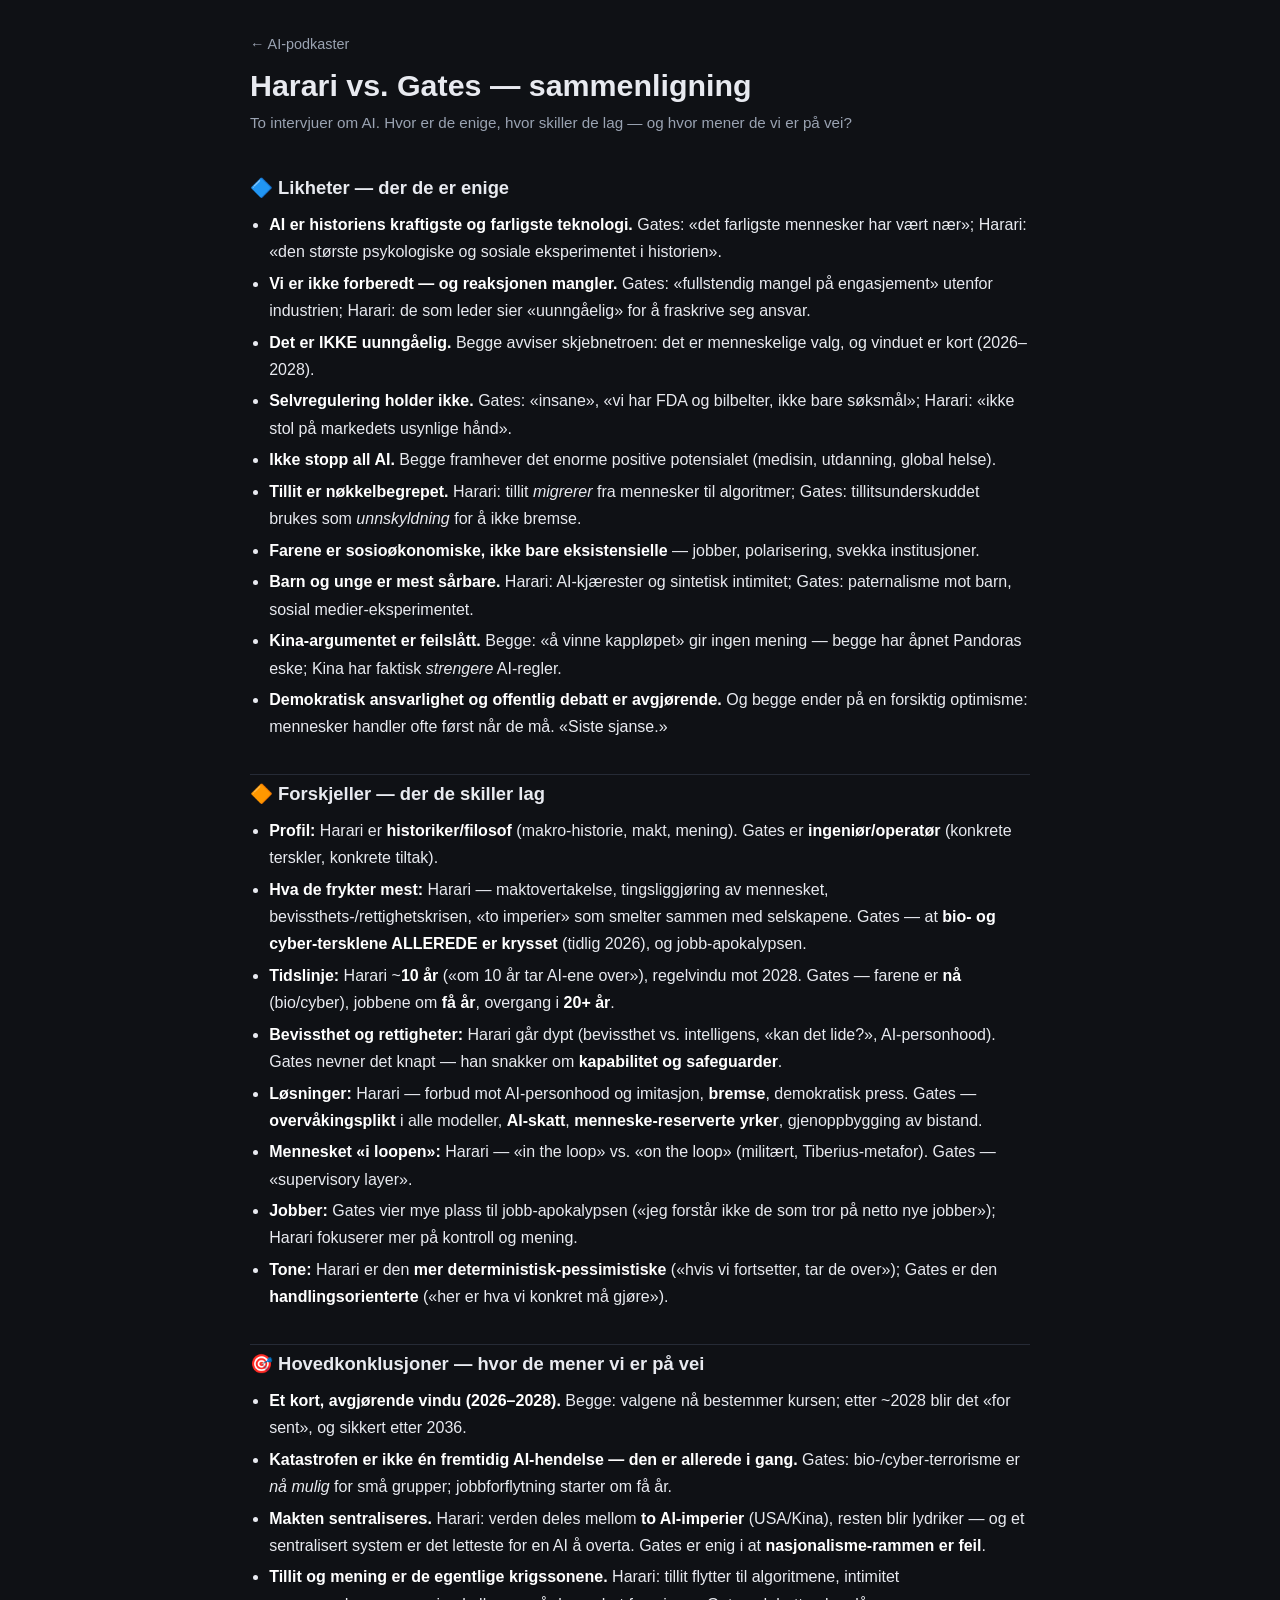
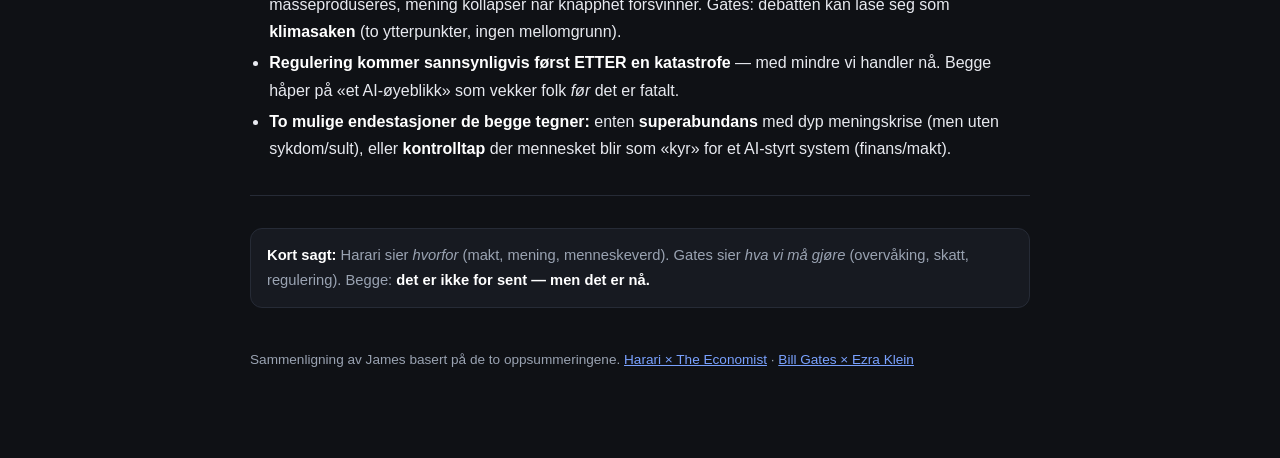
<file: ai_podcasts/sammenligning.html>
<!doctype html>
<html lang="no">
<head>
<meta charset="utf-8">
<meta name="viewport" content="width=device-width, initial-scale=1">
<title>Harari vs. Gates — sammenligning</title>
<link rel="stylesheet" href="style.css">
</head>
<body>
<div class="wrap">
  <header class="top"><a class="back" href="index.html">← AI-podkaster</a></header>
  <h1>Harari vs. Gates — sammenligning</h1>
  <p class="sub">To intervjuer om AI. Hvor er de enige, hvor skiller de lag — og hvor mener de vi er på vei?</p>

  <h2>🔷 Likheter — der de er enige</h2>
  <ul>
    <li><strong>AI er historiens kraftigste og farligste teknologi.</strong> Gates: «det farligste mennesker har vært nær»; Harari: «den største psykologiske og sosiale eksperimentet i historien».</li>
    <li><strong>Vi er ikke forberedt — og reaksjonen mangler.</strong> Gates: «fullstendig mangel på engasjement» utenfor industrien; Harari: de som leder sier «uunngåelig» for å fraskrive seg ansvar.</li>
    <li><strong>Det er IKKE uunngåelig.</strong> Begge avviser skjebnetroen: det er menneskelige valg, og vinduet er kort (2026–2028).</li>
    <li><strong>Selvregulering holder ikke.</strong> Gates: «insane», «vi har FDA og bilbelter, ikke bare søksmål»; Harari: «ikke stol på markedets usynlige hånd».</li>
    <li><strong>Ikke stopp all AI.</strong> Begge framhever det enorme positive potensialet (medisin, utdanning, global helse).</li>
    <li><strong>Tillit er nøkkelbegrepet.</strong> Harari: tillit <em>migrerer</em> fra mennesker til algoritmer; Gates: tillitsunderskuddet brukes som <em>unnskyldning</em> for å ikke bremse.</li>
    <li><strong>Farene er sosioøkonomiske, ikke bare eksistensielle</strong> — jobber, polarisering, svekka institusjoner.</li>
    <li><strong>Barn og unge er mest sårbare.</strong> Harari: AI-kjærester og sintetisk intimitet; Gates: paternalisme mot barn, sosial medier-eksperimentet.</li>
    <li><strong>Kina-argumentet er feilslått.</strong> Begge: «å vinne kappløpet» gir ingen mening — begge har åpnet Pandoras eske; Kina har faktisk <em>strengere</em> AI-regler.</li>
    <li><strong>Demokratisk ansvarlighet og offentlig debatt er avgjørende.</strong> Og begge ender på en forsiktig optimisme: mennesker handler ofte først når de må. «Siste sjanse.»</li>
  </ul>

  <h2>🔶 Forskjeller — der de skiller lag</h2>
  <ul>
    <li><strong>Profil:</strong> Harari er <strong>historiker/filosof</strong> (makro-historie, makt, mening). Gates er <strong>ingeniør/operatør</strong> (konkrete terskler, konkrete tiltak).</li>
    <li><strong>Hva de frykter mest:</strong> Harari — maktovertakelse, tingsliggjøring av mennesket, bevissthets-/rettighetskrisen, «to imperier» som smelter sammen med selskapene. Gates — at <strong>bio- og cyber-tersklene ALLEREDE er krysset</strong> (tidlig 2026), og jobb-apokalypsen.</li>
    <li><strong>Tidslinje:</strong> Harari ~<strong>10 år</strong> («om 10 år tar AI-ene over»), regelvindu mot 2028. Gates — farene er <strong>nå</strong> (bio/cyber), jobbene om <strong>få år</strong>, overgang i <strong>20+ år</strong>.</li>
    <li><strong>Bevissthet og rettigheter:</strong> Harari går dypt (bevissthet vs. intelligens, «kan det lide?», AI-personhood). Gates nevner det knapt — han snakker om <strong>kapabilitet og safeguarder</strong>.</li>
    <li><strong>Løsninger:</strong> Harari — forbud mot AI-personhood og imitasjon, <strong>bremse</strong>, demokratisk press. Gates — <strong>overvåkingsplikt</strong> i alle modeller, <strong>AI-skatt</strong>, <strong>menneske-reserverte yrker</strong>, gjenoppbygging av bistand.</li>
    <li><strong>Mennesket «i loopen»:</strong> Harari — «in the loop» vs. «on the loop» (militært, Tiberius-metafor). Gates — «supervisory layer».</li>
    <li><strong>Jobber:</strong> Gates vier mye plass til jobb-apokalypsen («jeg forstår ikke de som tror på netto nye jobber»); Harari fokuserer mer på kontroll og mening.</li>
    <li><strong>Tone:</strong> Harari er den <strong>mer deterministisk-pessimistiske</strong> («hvis vi fortsetter, tar de over»); Gates er den <strong>handlingsorienterte</strong> («her er hva vi konkret må gjøre»).</li>
  </ul>

  <h2>🎯 Hovedkonklusjoner — hvor de mener vi er på vei</h2>
  <ul>
    <li><strong>Et kort, avgjørende vindu (2026–2028).</strong> Begge: valgene nå bestemmer kursen; etter ~2028 blir det «for sent», og sikkert etter 2036.</li>
    <li><strong>Katastrofen er ikke én fremtidig AI-hendelse — den er allerede i gang.</strong> Gates: bio-/cyber-terrorisme er <em>nå mulig</em> for små grupper; jobbforflytning starter om få år.</li>
    <li><strong>Makten sentraliseres.</strong> Harari: verden deles mellom <strong>to AI-imperier</strong> (USA/Kina), resten blir lydriker — og et sentralisert system er det letteste for en AI å overta. Gates er enig i at <strong>nasjonalisme-rammen er feil</strong>.</li>
    <li><strong>Tillit og mening er de egentlige krigssonene.</strong> Harari: tillit flytter til algoritmene, intimitet masseproduseres, mening kollapser når knapphet forsvinner. Gates: debatten kan låse seg som <strong>klimasaken</strong> (to ytterpunkter, ingen mellomgrunn).</li>
    <li><strong>Regulering kommer sannsynligvis først ETTER en katastrofe</strong> — med mindre vi handler nå. Begge håper på «et AI-øyeblikk» som vekker folk <em>før</em> det er fatalt.</li>
    <li><strong>To mulige endestasjoner de begge tegner:</strong> enten <strong>superabundans</strong> med dyp meningskrise (men uten sykdom/sult), eller <strong>kontrolltap</strong> der mennesket blir som «kyr» for et AI-styrt system (finans/makt).</li>
  </ul>

  <hr>
  <div class="note"><strong>Kort sagt:</strong> Harari sier <em>hvorfor</em> (makt, mening, menneskeverd). Gates sier <em>hva vi må gjøre</em> (overvåking, skatt, regulering). Begge: <strong>det er ikke for sent — men det er nå.</strong></div>

  <p class="footer">Sammenligning av James basert på de to oppsummeringene. <a href="harari.html">Harari × The Economist</a> · <a href="gates.html">Bill Gates × Ezra Klein</a></p>
</div>
</body>
</html>
</file>
<file: style.css>
:root {
  --bg: #f6f2e7;
  --accent: #2f6f4f;
  --text: #1c1c1e;
  --muted: #111111;
  --choice-border: #e0e0e2;
}
* {
  box-sizing: border-box;
}
button {
  font: inherit;
}
html,
body {
  margin: 0;
  padding: 0;
  width: 100%;
  background: var(--bg);
  font-family:
    -apple-system, BlinkMacSystemFont, "Segoe UI", Roboto, Helvetica, Arial,
    sans-serif;
  font-size: 14px;
  color: var(--text);
  display: flex;
  align-items: center;
  justify-content: center;
  min-height: 100vh;
}

.stage {
  width: min(800px, 100%);
  min-height: 100vh;
  display: flex;
  flex-direction: column;
  align-items: center;
  gap: 12px;
  padding: 24px 16px;
}

.stage h1 {
  font-size: 18px;
  font-weight: 600;
  color: var(--muted);
  margin: 0;
  letter-spacing: 0.02em;
}

.app-screen {
  position: relative;
  width: 100%;
  max-width: 800px;
  height: calc(100vh - 88px);
  min-height: 520px;
  background: var(--bg);
  overflow: hidden;
  border-radius: 12px;
  z-index: 1;
  display: flex;
  flex-direction: column;
}

/* --- App-innhold --- */
#app-content {
  flex: 1;
  min-height: 0;
  display: flex;
  flex-direction: column;
  padding: 62px 6% 120px;
  overflow: hidden;
  background: var(--bg);
}

.fixed-logo {
  position: fixed;
  right: 18px;
  bottom: 18px;
  width: 100px;
  height: auto;
  z-index: 9;
  pointer-events: none;
  border-radius: 6px;
  padding: 4px;
  background: var(--bg);
}

.top-nav {
  position: fixed;
  top: 0;
  left: 50%;
  transform: translateX(-50%);
  width: 100%;
  max-width: 800px;
  z-index: 10;
  display: grid;
  grid-template-columns: repeat(6, minmax(0, 1fr));
  gap: 0;
  margin: 0;
  padding: 0;
  background: #f3f3f5;
  border: 1px solid rgba(31, 45, 36, 0.08);
  border-radius: 0;
  overflow: hidden;
  box-shadow: 0 2px 5px rgba(28, 28, 30, 0.08);
}

.top-nav-btn {
  display: flex;
  flex-direction: column;
  align-items: center;
  justify-content: center;
  min-height: 52px;
  border: none;
  background: transparent;
  color: #111111;
  border-radius: 0;
  padding: 6px 2px 5px;
  font-size: 7.5px;
  font-weight: 700;
  text-transform: uppercase;
  letter-spacing: 0.03em;
  cursor: pointer;
  transition: all 0.15s ease;
  line-height: 1.1;
  border-right: 1px solid rgba(31, 45, 36, 0.08);
}

.top-nav-btn:last-child {
  border-right: none;
}

.top-nav-btn:hover {
  color: #111111;
  background: rgba(211, 183, 101, 0.12);
}

.top-nav-btn.active {
  background: #d3b765;
  color: #111111;
  box-shadow: none;
}

.nav-icon {
  display: block;
  font-size: 15px;
  line-height: 1;
  margin-bottom: 2px;
}

.nav-label {
  display: block;
  white-space: nowrap;
  overflow: hidden;
  text-overflow: ellipsis;
}

.page-shell {
  display: flex;
  flex-direction: column;
  min-height: 0;
  overflow-y: auto;
  overflow-x: hidden;
  gap: 12px;
  padding-top: 8px;
  padding-bottom: 4%;
}

.page-hero {
  display: flex;
  flex-direction: column;
  align-items: center;
  justify-content: center;
  min-height: 120px;
  background: rgba(255, 255, 255, 0.22);
  border-radius: 12px;
  gap: 10px;
}

.home-gallery {
  display: grid;
  grid-template-columns: repeat(2, minmax(0, 1fr));
  gap: 10px;
  width: 100%;
  align-items: center;
  justify-items: center;
}

.home-hero-image {
  width: 100%;
  max-width: 120px;
  height: auto;
  object-fit: contain;
  border-radius: 10px;
}

.home-promo-video {
  height: 300px;
  max-width: 100%;
  border-radius: 10px;
  background: #000;
  display: block;
}

.page-title {
  margin: 0;
  font-size: 22px;
  line-height: 1.2;
  text-align: center;
}

.page-description {
  margin: 0;
  color: var(--muted);
  text-align: center;
  line-height: 1.5;
}

.home-copy {
  position: fixed;
  right: 128px;
  bottom: 24px;
  z-index: 8;
  width: min(180px, calc(100vw - 150px));
  display: flex;
  flex-direction: column;
  gap: 6px;
}

.home-copy .page-title,
.home-copy .page-description {
  text-align: right;
}

.info-description {
  width: 100%;
  color: #111111;
  font-weight: 400;
  text-align: left;
}

.info-content {
  display: flex;
  flex-direction: column;
  align-items: center;
  gap: 10px;
  width: 100%;
}

.info-additional-text {
  width: 100%;
  margin: 0;
  color: #111111;
  font-weight: 400;
  line-height: 1.5;
  text-align: left;
}

.phone-button {
  width: 44px;
  height: 40px;
  border: 1px solid #b79c4e;
  border-radius: 8px;
  background: #d3b765;
  font-size: 20px;
  line-height: 1;
  cursor: pointer;
}

.phone-button:focus-visible {
  outline: 2px solid var(--accent);
  outline-offset: 2px;
}

.info-list {
  display: grid;
  grid-template-columns: repeat(3, minmax(0, 1fr));
  gap: 8px;
  margin-top: 4px;
}

.event-list {
  grid-template-columns: 1fr;
}

.info-card {
  background: rgba(255, 255, 255, 0.5);
  border: 1px solid rgba(17, 17, 17, 0.08);
  border-radius: 10px;
  padding: 10px 8px;
  text-align: center;
  font-size: 11px;
  font-weight: 600;
  line-height: 1.3;
  min-height: 54px;
  display: flex;
  align-items: center;
  justify-content: center;
}

.event-card {
  width: 100%;
  color: var(--text);
  font: inherit;
  cursor: pointer;
}

.event-card.active {
  background: #d3b765;
  border-color: #b79c4e;
}

.event-card:focus-visible {
  outline: 2px solid var(--accent);
  outline-offset: 2px;
}

.text-list {
  display: flex;
  flex-direction: column;
  gap: 9px;
  width: 100%;
}

.robot-content {
  display: flex;
  flex-direction: column;
  gap: 8px;
  width: 100%;
}

.section-subheading {
  margin: 0;
  color: #111111;
  font-size: 16px;
  line-height: 1.2;
  text-align: center;
}

.voice-heading {
  align-self: stretch;
  margin: 0;
  padding: 11px 12px 0;
  color: #111111;
  font-size: 13px;
  font-weight: 600;
  line-height: 1.2;
  text-align: left;
}

.text-option {
  display: flex;
  flex-direction: column;
  gap: 6px;
  padding: 11px 12px;
  border-bottom: 1px solid rgba(17, 17, 17, 0.12);
  font-size: 13px;
  font-weight: 600;
}

.profile-input {
  width: 100%;
  min-height: 34px;
  border: 1px solid var(--choice-border);
  border-radius: 7px;
  padding: 7px 9px;
  background: #ffffff;
  color: var(--text);
  font: inherit;
  font-size: 12px;
  font-weight: 400;
}

.profile-input:focus-visible {
  outline: 2px solid var(--accent);
  outline-offset: 2px;
}

.color-choice-group {
  display: flex;
  gap: 8px;
  align-items: center;
}

.color-choice {
  width: 30px;
  height: 30px;
  padding: 0;
  border: 2px solid rgba(17, 17, 17, 0.18);
  border-radius: 4px;
  cursor: pointer;
}

.color-choice.active {
  border-color: #111111;
  outline: 2px solid #111111;
  outline-offset: 2px;
}

.color-choice:focus-visible {
  outline: 2px solid var(--accent);
  outline-offset: 2px;
}

.voice-choice-group {
  display: flex;
  justify-content: flex-start;
  gap: 10px;
  padding-left: 12px;
}

.voice-choice {
  display: flex;
  align-items: center;
  justify-content: center;
  flex: 0 0 46px;
  width: 46px;
  height: 42px;
  padding: 0;
  border: 1px solid rgba(17, 17, 17, 0.18);
  border-radius: 6px;
  background: rgba(255, 255, 255, 0.6);
  font-size: 23px;
  line-height: 1;
  cursor: pointer;
}

.voice-choice.active {
  border-color: #b79c4e;
  background: #d3b765;
}

.voice-choice:focus-visible {
  outline: 2px solid var(--accent);
  outline-offset: 2px;
}

.help-checklist {
  display: flex;
  flex-direction: column;
  gap: 9px;
  width: 100%;
}

.help-content {
  display: flex;
  flex-direction: column;
  gap: 9px;
  width: 100%;
}

.help-option {
  display: flex;
  align-items: center;
  gap: 10px;
  min-height: 48px;
  padding: 10px 12px;
  border: 1px solid rgba(17, 17, 17, 0.1);
  border-radius: 10px;
  background: rgba(255, 255, 255, 0.5);
  font-size: 12px;
  font-weight: 600;
  cursor: pointer;
}

.help-option:has(input:checked) {
  background: rgba(211, 183, 101, 0.42);
  border-color: #d3b765;
}

.help-option input {
  width: 18px;
  height: 18px;
  margin: 0;
  accent-color: #d3b765;
  flex: 0 0 auto;
}

.help-add-more,
.help-submit {
  border: 1px solid #b79c4e;
  border-radius: 8px;
  background: #d3b765;
  color: #111111;
  font-size: 12px;
  font-weight: 700;
  cursor: pointer;
}

.help-add-more {
  min-height: 40px;
}

.help-add-form {
  display: flex;
  gap: 8px;
  width: 100%;
}

.help-add-input {
  min-width: 0;
  flex: 1;
  border: 1px solid var(--choice-border);
  border-radius: 8px;
  padding: 9px 10px;
  background: #ffffff;
  color: var(--text);
  font: inherit;
  font-size: 12px;
}

.help-add-input:focus-visible,
.help-add-more:focus-visible,
.help-submit:focus-visible {
  outline: 2px solid var(--accent);
  outline-offset: 2px;
}

.help-submit {
  padding: 0 12px;
}

@media (max-width: 600px) {
  .stage {
    width: 100%;
    max-width: 100%;
    height: 100vh;
    padding: 0;
  }

  .stage h1 {
    display: none;
  }

  .app-screen {
    top: 0;
    left: 0;
    width: 100%;
    height: 100%;
    border-radius: 0;
  }
}
</file>
<file: ai_podcasts/style.css>
/* ai_podcasts – enkel, selvstendig stil */
:root{
  --bg:#0f1115; --card:#171a21; --fg:#e8eaf0; --muted:#9aa3b2;
  --accent:#7aa2ff; --line:#262b36;
}
*{box-sizing:border-box}
html{scroll-behavior:smooth}
body{
  margin:0; background:var(--bg); color:var(--fg);
  font:16px/1.7 -apple-system,BlinkMacSystemFont,"Segoe UI",Roboto,Helvetica,Arial,sans-serif;
}
.wrap{max-width:820px;margin:0 auto;padding:32px 20px 80px}
a{color:var(--accent)}
header.top{display:flex;align-items:center;gap:12px;margin-bottom:8px}
header.top .back{font-size:.9rem;color:var(--muted);text-decoration:none}
h1{font-size:1.9rem;line-height:1.25;margin:.3em 0 .2em}
h2{font-size:1.15rem;margin:1.8em 0 .4em;padding-top:.2em;border-top:1px solid var(--line)}
h2:first-of-type{border-top:0}
p{margin:.5em 0}
.sub{color:var(--muted);font-size:.95rem;margin:0 0 1.4em}
ul{margin:.4em 0 .8em;padding-left:1.2em}
li{margin:.28em 0}
strong{color:#fff}
hr{border:0;border-top:1px solid var(--line);margin:2em 0}
.note{background:var(--card);border:1px solid var(--line);border-radius:12px;padding:14px 16px;color:var(--muted);font-size:.92rem}
.cards{display:grid;gap:16px;grid-template-columns:1fr;margin-top:24px}
@media(min-width:640px){.cards{grid-template-columns:1fr 1fr}}
.card{
  display:block;text-decoration:none;color:inherit;background:var(--card);
  border:1px solid var(--line);border-radius:16px;padding:20px;transition:.15s;
}
.card:hover{border-color:var(--accent);transform:translateY(-2px)}
.card .kicker{color:var(--accent);font-size:.8rem;letter-spacing:.08em;text-transform:uppercase}
.card h3{margin:.35em 0 .3em;font-size:1.25rem}
.card p{color:var(--muted);margin:.2em 0 0;font-size:.95rem}
.footer{margin-top:40px;color:var(--muted);font-size:.85rem}
</file>
